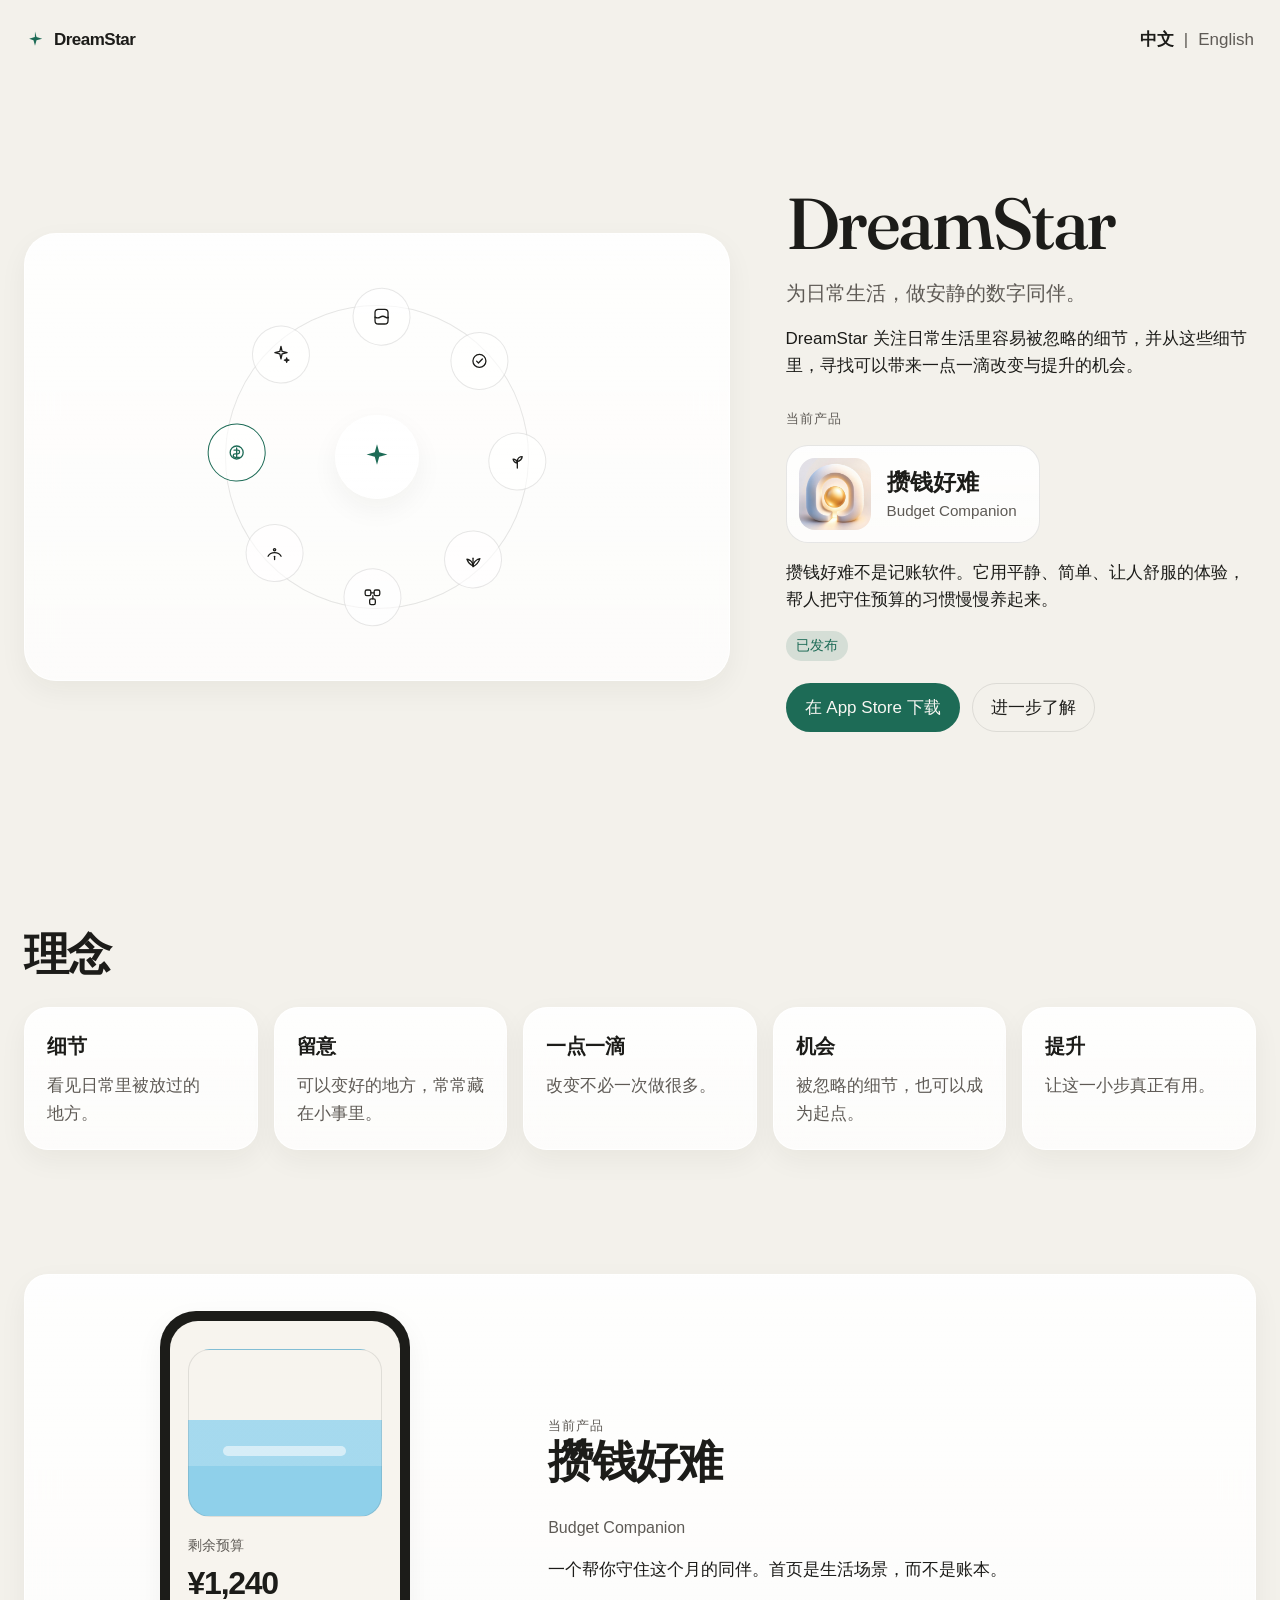
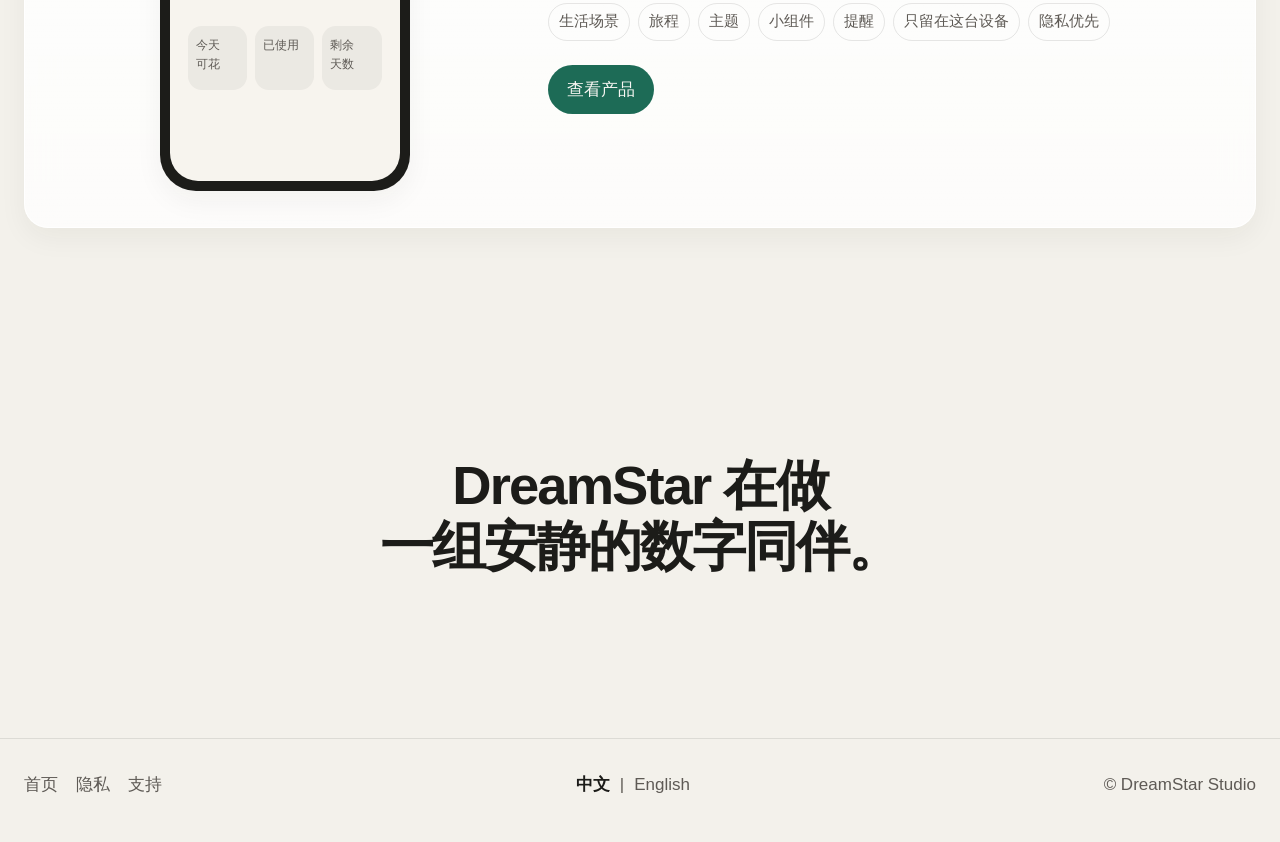
<file: index.html>
<!DOCTYPE html>
<html lang="zh-Hans">
<head>
  <meta charset="utf-8">
  <meta name="viewport" content="width=device-width, initial-scale=1">
  <title>DreamStar — 安静的数字同伴</title>
  <meta name="description" content="DreamStar Studio 为日常生活做安静的数字同伴。第一款产品是攒钱好难，一个温和的月度预算同伴。">
  <meta name="theme-color" content="#f3f1eb">
  <meta name="color-scheme" content="light dark">
  <link rel="canonical" href="https://mrdreamstar.github.io/dreamstar-website/">
  <link rel="icon" href="assets/favicon.svg" type="image/svg+xml">
  <link rel="icon" href="assets/favicon-32.png" sizes="32x32" type="image/png">
  <link rel="apple-touch-icon" href="assets/apple-touch-icon.png">
  <meta property="og:type" content="website">
  <meta property="og:site_name" content="DreamStar Studio">
  <meta property="og:title" content="DreamStar — 安静的数字同伴">
  <meta property="og:description" content="DreamStar Studio 为日常生活做安静的数字同伴。第一款产品是攒钱好难。">
  <meta property="og:url" content="https://mrdreamstar.github.io/dreamstar-website/">
  <meta property="og:locale" content="zh_CN">
  <meta property="og:image" content="https://mrdreamstar.github.io/dreamstar-website/assets/apple-touch-icon.png">
  <meta name="twitter:card" content="summary">
  <meta name="twitter:title" content="DreamStar — 安静的数字同伴">
  <meta name="twitter:description" content="DreamStar Studio 为日常生活做安静的数字同伴。第一款产品是攒钱好难。">
  <link rel="stylesheet" href="assets/css/site.css">
  <script type="application/ld+json">
  {
    "@context": "https://schema.org",
    "@graph": [
      {
        "@type": "Organization",
        "name": "DreamStar Studio",
        "url": "https://mrdreamstar.github.io/dreamstar-website/",
        "email": "dreamstarpc@163.com"
      },
      {
        "@type": "SoftwareApplication",
        "name": "攒钱好难",
        "alternateName": "Budget Companion",
        "applicationCategory": "LifestyleApplication",
        "operatingSystem": "iOS 18",
        "offers": { "@type": "Offer", "price": "0", "priceCurrency": "CNY" },
        "publisher": { "@type": "Organization", "name": "DreamStar Studio" }
      }
    ]
  }
  </script>
</head>
<body data-page="home">
  <a class="skip" href="#content" data-i18n="skip">跳到内容</a>
  <header class="site-header">
    <div class="wrap header-bar">
      <a class="wordmark" href="index.html">
        <svg viewBox="0 0 32 32" aria-hidden="true"><path d="M16 3.5l2.2 8.3L26.5 14 18.2 16.2 16 24.5l-2.2-8.3L7.5 14l8.3-2.2L16 3.5z"/></svg>
        <span>DreamStar</span>
      </a>
      <div class="lang" role="group" data-i18n-aria="lang.group" aria-label="语言">
        <button type="button" data-lang="zh" aria-pressed="true">中文</button>
        <span aria-hidden="true">|</span>
        <button type="button" data-lang="en" aria-pressed="false">English</button>
      </div>
    </div>
  </header>

  <main id="content">
    <section class="hero">
      <div class="wrap hero-grid">
        <div class="stage" data-i18n-aria="aria.wheel" aria-label="工作室的八个方向">
          <div class="orbit" id="orbit">
            <button type="button" class="node is-selected" style="--a:-90deg" data-topic="budget" data-i18n-aria="topic.budget" aria-label="预算" aria-pressed="true">
              <span class="face"><svg viewBox="0 0 32 32" aria-hidden="true"><circle cx="16" cy="16" r="8"/><path d="M16 10.5v11M12.8 13.2h4.6a2.2 2.2 0 0 1 0 4.4H14a2.2 2.2 0 0 0 0 4.4h5.4"/></svg></span>
            </button>
            <button type="button" class="node" style="--a:-45deg" data-topic="ai" data-i18n-aria="topic.ai" aria-label="安静的聪明" aria-pressed="false">
              <span class="face"><svg viewBox="0 0 32 32" aria-hidden="true"><path d="M16 6l1.4 6.2L23.5 13.6 17.4 15 16 21.2 14.6 15 8.5 13.6l6.1-1.4L16 6zM23 20l.6 2.2 2.2.6-2.2.6L23 25.6l-.6-2.2-2.2-.6 2.2-.6L23 20z"/></svg></span>
            </button>
            <button type="button" class="node" style="--a:0deg" data-topic="living" data-i18n-aria="topic.living" aria-label="生活场景" aria-pressed="false">
              <span class="face"><svg viewBox="0 0 32 32" aria-hidden="true"><rect x="8" y="7" width="16" height="18" rx="4"/><path d="M8 16.5c2.2 1.4 4.2 1.4 6.4 0s4.2-1.4 6.4 0 4.2 1.4 3.2 0"/></svg></span>
            </button>
            <button type="button" class="node" style="--a:45deg" data-topic="habit" data-i18n-aria="topic.habit" aria-label="习惯" aria-pressed="false">
              <span class="face"><svg viewBox="0 0 32 32" aria-hidden="true"><circle cx="16" cy="16" r="8"/><path d="M12.5 16.2l2.3 2.3 4.8-5"/></svg></span>
            </button>
            <button type="button" class="node" style="--a:90deg" data-topic="growth" data-i18n-aria="topic.growth" aria-label="成长" aria-pressed="false">
              <span class="face"><svg viewBox="0 0 32 32" aria-hidden="true"><path d="M16 24V14"/><path d="M16 16c0-4 3.2-6 6-6-0.4 3.2-2.4 5.2-6 6zM16 18c0-3.2-2.6-5-5.2-5 .4 2.6 2 4.2 5.2 5z"/></svg></span>
            </button>
            <button type="button" class="node" style="--a:135deg" data-topic="nature" data-i18n-aria="topic.nature" aria-label="自然" aria-pressed="false">
              <span class="face"><svg viewBox="0 0 32 32" aria-hidden="true"><path d="M16 25c0-7 6.5-9.5 8.5-10-2 6-5 8-8.5 10z"/><path d="M16 24c0-6-5.5-8-7.5-8.2 1.8 5 4.2 6.6 7.5 8.2z"/><path d="M16 14.5V24"/></svg></span>
            </button>
            <button type="button" class="node" style="--a:180deg" data-topic="technology" data-i18n-aria="topic.technology" aria-label="技术" aria-pressed="false">
              <span class="face"><svg viewBox="0 0 32 32" aria-hidden="true"><rect x="7" y="7" width="7" height="7" rx="2"/><rect x="18" y="7" width="7" height="7" rx="2"/><rect x="12.5" y="18" width="7" height="7" rx="2"/><path d="M14 10.5h4M16.5 14v4"/></svg></span>
            </button>
            <button type="button" class="node" style="--a:225deg" data-topic="future" data-i18n-aria="topic.future" aria-label="以后" aria-pressed="false">
              <span class="face"><svg viewBox="0 0 32 32" aria-hidden="true"><path d="M8 20c3.2-6 12.8-6 16 0"/><path d="M16 20v4"/><circle cx="16" cy="12" r="1.4"/></svg></span>
            </button>
          </div>
          <button type="button" class="mark" id="mark" data-i18n-aria="aria.logo" aria-label="DreamStar">
            <svg viewBox="0 0 32 32" aria-hidden="true"><path d="M16 4l2.1 7.6L25.8 13.7 18.1 15.8 16 23.4l-2.1-7.6L6.2 13.7l7.7-2.1L16 4z"/></svg>
          </button>
        </div>

        <div class="hero-copy">
          <h1 class="brand">DreamStar</h1>
          <p class="sub" data-i18n="hero.sub">为日常生活，做安静的数字同伴。</p>
          <p class="lead" data-i18n="hero.studio">DreamStar 关注日常生活里容易被忽略的细节，并从这些细节里，寻找可以带来一点一滴改变与提升的机会。</p>
          <p class="kicker" data-i18n="hero.now">当前产品</p>
          <p class="app-tag">
            <img src="assets/BudgetCompanion_icon.png" alt="" width="72" height="72">
            <span class="app-tag-name"><span class="app-name" data-i18n="app.name">攒钱好难</span><span class="app-sub" data-i18n="app.sub">Budget Companion</span></span>
          </p>
          <p class="lead" id="product-desc" data-i18n="topic.budget.body" aria-live="polite">攒钱好难不是记账软件。它用平静、简单、让人舒服的体验，帮人把守住预算的习惯慢慢养起来。</p>
          <p class="badge" data-i18n="hero.badge">已发布</p>
          <div class="actions">
            <a class="btn btn-primary" href="https://apps.apple.com" rel="noopener noreferrer" data-i18n="hero.download">在 App Store 下载</a>
            <a class="btn btn-secondary" href="#product" data-i18n="hero.learn">进一步了解</a>
          </div>
        </div>
      </div>
    </section>

    <section class="band" id="philosophy" aria-labelledby="philosophy-title">
      <div class="wrap">
        <h2 id="philosophy-title" data-i18n="philo.title">理念</h2>
        <div class="cards">
          <article class="card">
            <h3 data-i18n="philo.detail.t">细节</h3>
            <p data-i18n="philo.detail.b">看见日常里被放过的地方。</p>
          </article>
          <article class="card">
            <h3 data-i18n="philo.notice.t">留意</h3>
            <p data-i18n="philo.notice.b">可以变好的地方，常常藏在小事里。</p>
          </article>
          <article class="card">
            <h3 data-i18n="philo.bit.t">一点一滴</h3>
            <p data-i18n="philo.bit.b">改变不必一次做很多。</p>
          </article>
          <article class="card">
            <h3 data-i18n="philo.chance.t">机会</h3>
            <p data-i18n="philo.chance.b">被忽略的细节，也可以成为起点。</p>
          </article>
          <article class="card">
            <h3 data-i18n="philo.lift.t">提升</h3>
            <p data-i18n="philo.lift.b">让这一小步真正有用。</p>
          </article>
        </div>
      </div>
    </section>

    <section class="band" id="product" aria-labelledby="product-title">
      <div class="wrap">
        <article class="card showcase">
          <div class="phone" aria-hidden="true">
            <div class="phone-screen">
              <div class="jar"><span></span></div>
              <p class="phone-remain" data-i18n="phone.remain">剩余预算</p>
              <p class="phone-amount">¥1,240</p>
              <div class="phone-tiles">
                <span data-i18n="phone.today">今天可花</span>
                <span data-i18n="phone.used">已使用</span>
                <span data-i18n="phone.days">剩余天数</span>
              </div>
            </div>
          </div>
          <div>
            <p class="kicker" data-i18n="hero.now">当前产品</p>
            <h2 id="product-title" data-i18n="app.name">攒钱好难</h2>
            <p class="product-en" data-i18n="app.sub">Budget Companion</p>
            <p class="lead" data-i18n="product.lead">一个帮你守住这个月的同伴。首页是生活场景，而不是账本。</p>
            <ul class="traits">
              <li data-i18n="trait.living">生活场景</li>
              <li data-i18n="trait.journey">旅程</li>
              <li data-i18n="trait.themes">主题</li>
              <li data-i18n="trait.widgets">小组件</li>
              <li data-i18n="trait.reminders">提醒</li>
              <li data-i18n="trait.local">只留在这台设备</li>
              <li data-i18n="trait.privacy">隐私优先</li>
            </ul>
            <a class="btn btn-primary" href="https://apps.apple.com" rel="noopener noreferrer" data-i18n="product.view">查看产品</a>
          </div>
        </article>
      </div>
    </section>

    <section class="dream" aria-label="Dream">
      <div class="wrap">
        <p data-i18n="dream.a">DreamStar 在做</p>
        <p data-i18n="dream.b">一组安静的数字同伴。</p>
      </div>
    </section>
  </main>

  <footer class="site-footer">
    <div class="wrap footer-bar">
      <nav aria-label="Footer">
        <a href="index.html" data-i18n="nav.home">首页</a>
        <a href="privacy/index.html" data-i18n="nav.privacy">隐私</a>
        <a href="support/index.html" data-i18n="nav.support">支持</a>
      </nav>
      <div class="lang" role="group" data-i18n-aria="lang.group" aria-label="语言">
        <button type="button" data-lang="zh" aria-pressed="true">中文</button>
        <span aria-hidden="true">|</span>
        <button type="button" data-lang="en" aria-pressed="false">English</button>
      </div>
      <p>© DreamStar Studio</p>
    </div>
  </footer>

  <div class="egg" id="egg" hidden>
    <div>
      <p aria-hidden="true">✨</p>
      <p data-i18n="egg">继续做下去。星光还在等。</p>
    </div>
  </div>

  <script src="assets/js/i18n.js" defer></script>
  <script src="assets/js/site.js" defer></script>
</body>
</html>
</file>
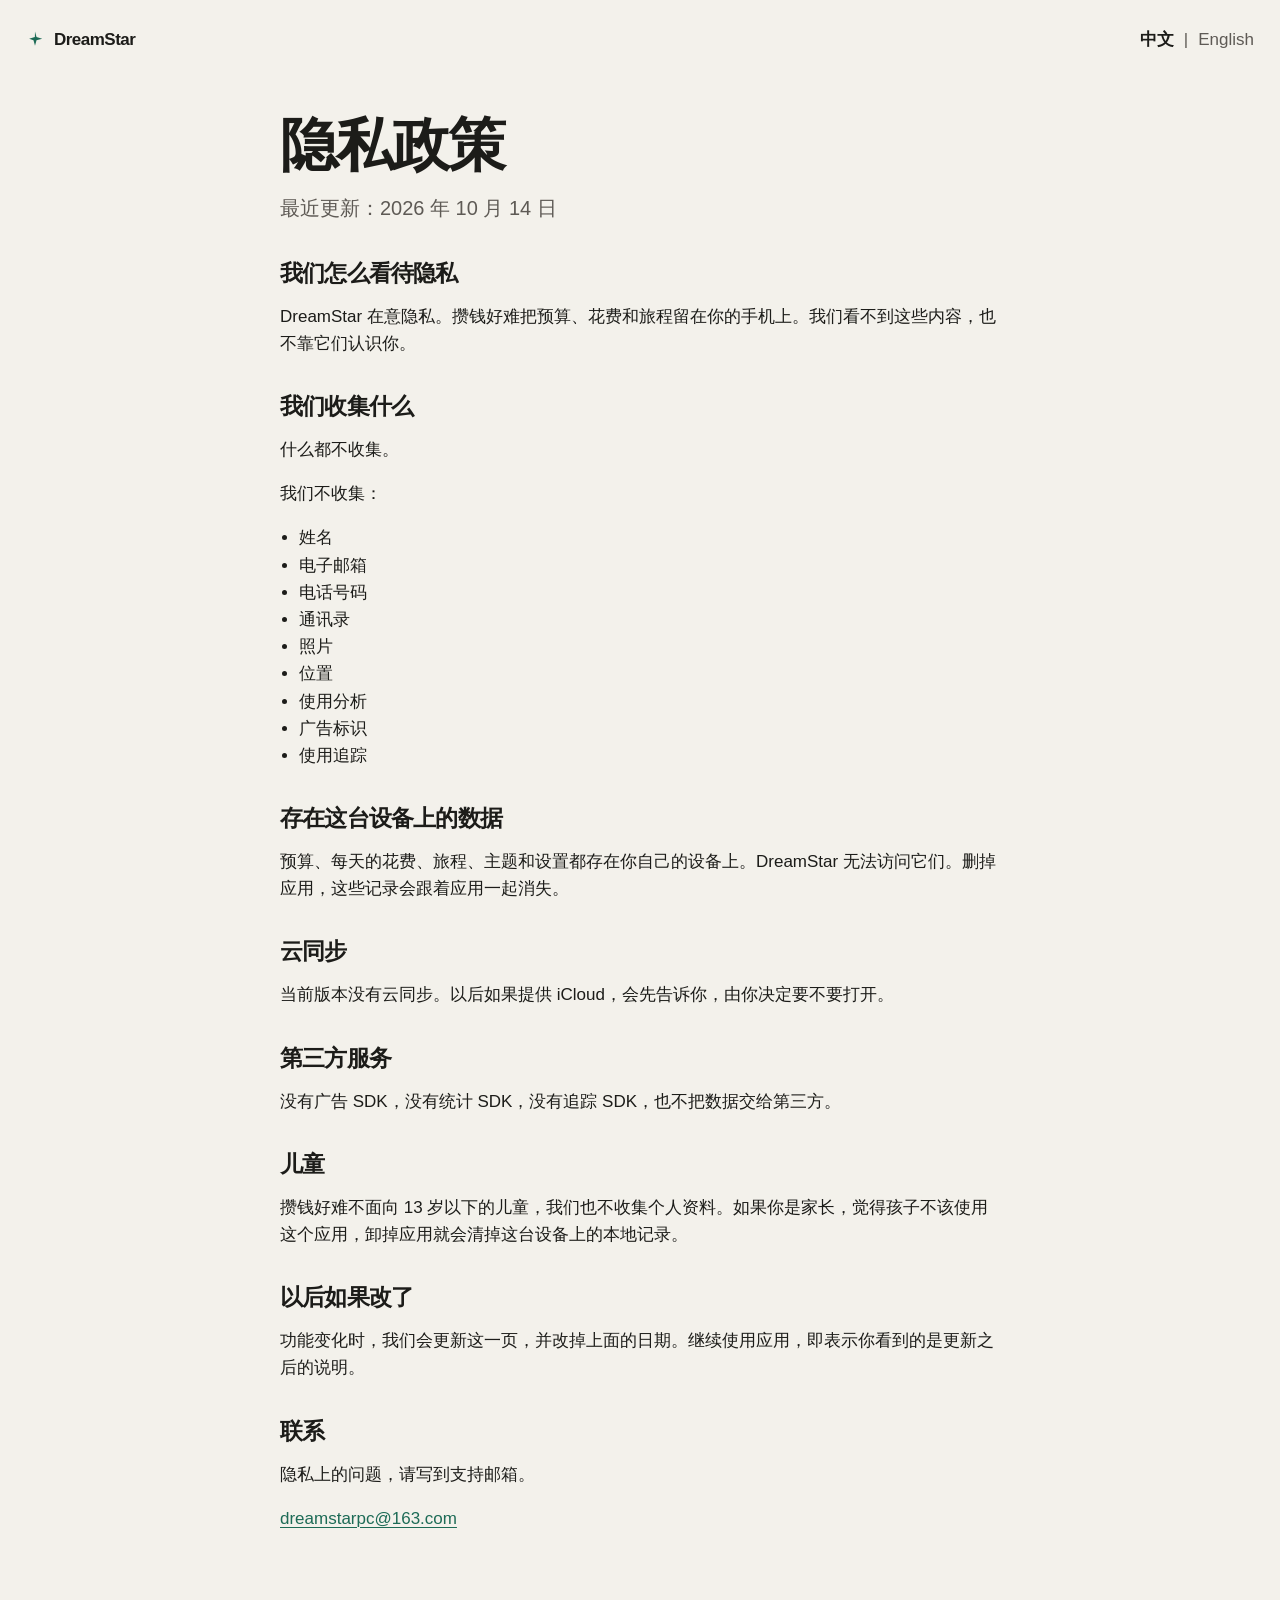
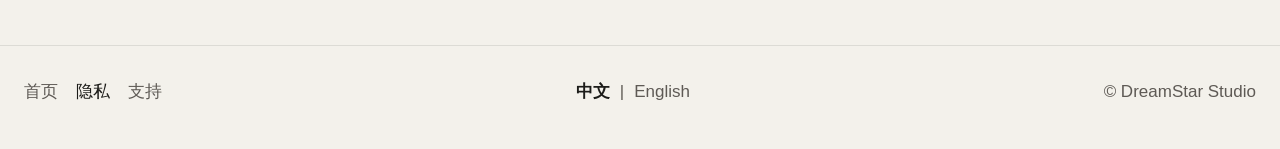
<file: privacy/index.html>
<!DOCTYPE html>
<html lang="zh-Hans">
<head>
  <meta charset="utf-8">
  <meta name="viewport" content="width=device-width, initial-scale=1">
  <title>隐私政策 — DreamStar</title>
  <meta name="description" content="攒钱好难不收集姓名、邮箱、位置或使用数据。预算和旅程只存在你的设备上。">
  <meta name="theme-color" content="#f3f1eb">
  <meta name="color-scheme" content="light dark">
  <link rel="canonical" href="https://mrdreamstar.github.io/dreamstar-website/privacy/">
  <link rel="icon" href="../assets/favicon.svg" type="image/svg+xml">
  <link rel="icon" href="../assets/favicon-32.png" sizes="32x32" type="image/png">
  <link rel="apple-touch-icon" href="../assets/apple-touch-icon.png">
  <meta property="og:type" content="article">
  <meta property="og:site_name" content="DreamStar Studio">
  <meta property="og:title" content="隐私政策 — DreamStar">
  <meta property="og:description" content="攒钱好难不收集个人数据。预算和旅程只存在你的设备上。">
  <meta property="og:url" content="https://mrdreamstar.github.io/dreamstar-website/privacy/">
  <meta property="og:locale" content="zh_CN">
  <meta name="twitter:card" content="summary">
  <meta name="twitter:title" content="隐私政策 — DreamStar">
  <meta name="twitter:description" content="攒钱好难不收集个人数据。预算和旅程只存在你的设备上。">
  <link rel="stylesheet" href="../assets/css/site.css">
</head>
<body data-page="privacy">
  <a class="skip" href="#content" data-i18n="skip">跳到内容</a>
  <header class="site-header">
    <div class="wrap header-bar">
      <a class="wordmark" href="../index.html">
        <svg viewBox="0 0 32 32" aria-hidden="true"><path d="M16 3.5l2.2 8.3L26.5 14 18.2 16.2 16 24.5l-2.2-8.3L7.5 14l8.3-2.2L16 3.5z"/></svg>
        <span>DreamStar</span>
      </a>
      <div class="lang" role="group" data-i18n-aria="lang.group" aria-label="语言">
        <button type="button" data-lang="zh" aria-pressed="true">中文</button>
        <span aria-hidden="true">|</span>
        <button type="button" data-lang="en" aria-pressed="false">English</button>
      </div>
    </div>
  </header>

  <main id="content" class="prose">
    <div class="wrap narrow">
      <h1 data-i18n="privacy.heading">隐私政策</h1>
      <p class="sub" data-i18n="privacy.updated">最近更新：2026 年 10 月 14 日</p>

      <section>
        <h2 data-i18n="privacy.h.intro">我们怎么看待隐私</h2>
        <p data-i18n="privacy.intro">DreamStar 在意隐私。攒钱好难把预算、花费和旅程留在你的手机上。我们看不到这些内容，也不靠它们认识你。</p>
      </section>

      <section>
        <h2 data-i18n="privacy.h.collect">我们收集什么</h2>
        <p data-i18n="privacy.collect">什么都不收集。</p>
        <p data-i18n="privacy.collect.no">我们不收集：</p>
        <ul>
          <li data-i18n="privacy.item.name">姓名</li>
          <li data-i18n="privacy.item.email">电子邮箱</li>
          <li data-i18n="privacy.item.phone">电话号码</li>
          <li data-i18n="privacy.item.contacts">通讯录</li>
          <li data-i18n="privacy.item.photos">照片</li>
          <li data-i18n="privacy.item.location">位置</li>
          <li data-i18n="privacy.item.analytics">使用分析</li>
          <li data-i18n="privacy.item.adid">广告标识</li>
          <li data-i18n="privacy.item.tracking">使用追踪</li>
        </ul>
      </section>

      <section>
        <h2 data-i18n="privacy.h.local">存在这台设备上的数据</h2>
        <p data-i18n="privacy.local">预算、每天的花费、旅程、主题和设置都存在你自己的设备上。DreamStar 无法访问它们。删掉应用，这些记录会跟着应用一起消失。</p>
      </section>

      <section>
        <h2 data-i18n="privacy.h.cloud">云同步</h2>
        <p data-i18n="privacy.cloud">当前版本没有云同步。以后如果提供 iCloud，会先告诉你，由你决定要不要打开。</p>
      </section>

      <section>
        <h2 data-i18n="privacy.h.third">第三方服务</h2>
        <p data-i18n="privacy.third">没有广告 SDK，没有统计 SDK，没有追踪 SDK，也不把数据交给第三方。</p>
      </section>

      <section>
        <h2 data-i18n="privacy.h.children">儿童</h2>
        <p data-i18n="privacy.children">攒钱好难不面向 13 岁以下的儿童，我们也不收集个人资料。如果你是家长，觉得孩子不该使用这个应用，卸掉应用就会清掉这台设备上的本地记录。</p>
      </section>

      <section>
        <h2 data-i18n="privacy.h.changes">以后如果改了</h2>
        <p data-i18n="privacy.changes">功能变化时，我们会更新这一页，并改掉上面的日期。继续使用应用，即表示你看到的是更新之后的说明。</p>
      </section>

      <section>
        <h2 data-i18n="privacy.h.contact">联系</h2>
        <p data-i18n="privacy.contact">隐私上的问题，请写到支持邮箱。</p>
        <p><a href="mailto:dreamstarpc@163.com">dreamstarpc@163.com</a></p>
      </section>
    </div>
  </main>

  <footer class="site-footer">
    <div class="wrap footer-bar">
      <nav aria-label="Footer">
        <a href="../index.html" data-i18n="nav.home">首页</a>
        <a href="index.html" data-i18n="nav.privacy" aria-current="page">隐私</a>
        <a href="../support/index.html" data-i18n="nav.support">支持</a>
      </nav>
      <div class="lang" role="group" data-i18n-aria="lang.group" aria-label="语言">
        <button type="button" data-lang="zh" aria-pressed="true">中文</button>
        <span aria-hidden="true">|</span>
        <button type="button" data-lang="en" aria-pressed="false">English</button>
      </div>
      <p>© DreamStar Studio</p>
    </div>
  </footer>

  <div class="egg" id="egg" hidden>
    <div>
      <p aria-hidden="true">✨</p>
      <p data-i18n="egg">继续做下去。星光还在等。</p>
    </div>
  </div>

  <script src="../assets/js/i18n.js" defer></script>
  <script src="../assets/js/site.js" defer></script>
</body>
</html>
</file>
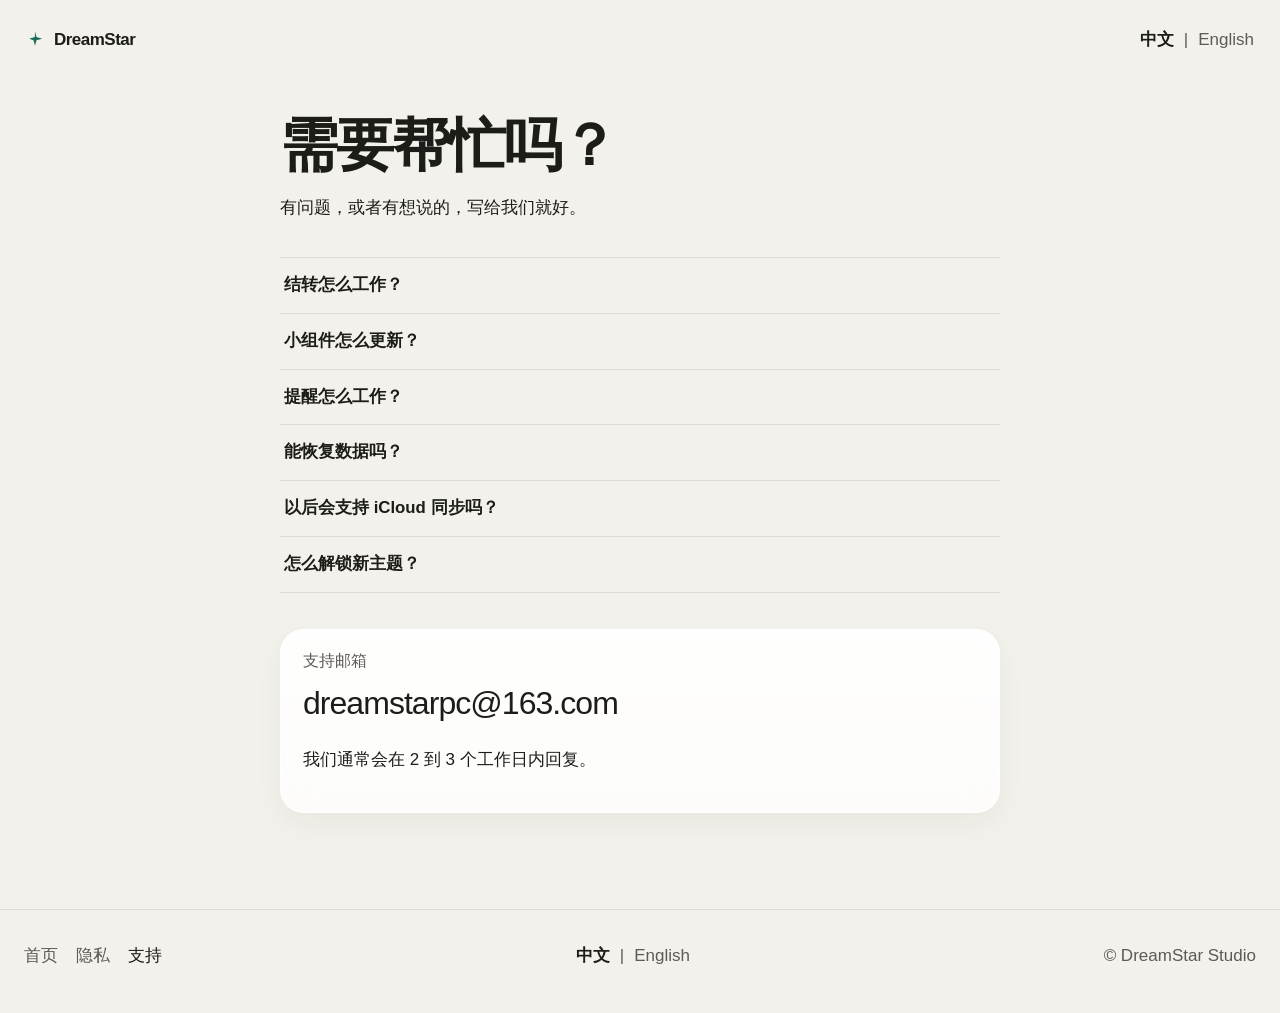
<file: support/index.html>
<!DOCTYPE html>
<html lang="zh-Hans">
<head>
  <meta charset="utf-8">
  <meta name="viewport" content="width=device-width, initial-scale=1">
  <title>支持 — DreamStar</title>
  <meta name="description" content="攒钱好难的结转、小组件、提醒、主题解锁，以及怎么联系 DreamStar。">
  <meta name="theme-color" content="#f3f1eb">
  <meta name="color-scheme" content="light dark">
  <link rel="canonical" href="https://mrdreamstar.github.io/dreamstar-website/support/">
  <link rel="icon" href="../assets/favicon.svg" type="image/svg+xml">
  <link rel="icon" href="../assets/favicon-32.png" sizes="32x32" type="image/png">
  <link rel="apple-touch-icon" href="../assets/apple-touch-icon.png">
  <meta property="og:type" content="website">
  <meta property="og:site_name" content="DreamStar Studio">
  <meta property="og:title" content="支持 — DreamStar">
  <meta property="og:description" content="攒钱好难的常见问题和联系方式。">
  <meta property="og:url" content="https://mrdreamstar.github.io/dreamstar-website/support/">
  <meta property="og:locale" content="zh_CN">
  <meta name="twitter:card" content="summary">
  <meta name="twitter:title" content="支持 — DreamStar">
  <meta name="twitter:description" content="攒钱好难的常见问题和联系方式。">
  <link rel="stylesheet" href="../assets/css/site.css">
</head>
<body data-page="support">
  <a class="skip" href="#content" data-i18n="skip">跳到内容</a>
  <header class="site-header">
    <div class="wrap header-bar">
      <a class="wordmark" href="../index.html">
        <svg viewBox="0 0 32 32" aria-hidden="true"><path d="M16 3.5l2.2 8.3L26.5 14 18.2 16.2 16 24.5l-2.2-8.3L7.5 14l8.3-2.2L16 3.5z"/></svg>
        <span>DreamStar</span>
      </a>
      <div class="lang" role="group" data-i18n-aria="lang.group" aria-label="语言">
        <button type="button" data-lang="zh" aria-pressed="true">中文</button>
        <span aria-hidden="true">|</span>
        <button type="button" data-lang="en" aria-pressed="false">English</button>
      </div>
    </div>
  </header>

  <main id="content" class="prose">
    <div class="wrap narrow">
      <h1 data-i18n="support.heading">需要帮忙吗？</h1>
      <p class="lead" data-i18n="support.lead">有问题，或者有想说的，写给我们就好。</p>

      <div class="faq">
        <div class="faq-item">
          <h2><button type="button" aria-expanded="false" aria-controls="faq-carry" id="faq-carry-btn" data-i18n="faq.carry.q">结转怎么工作？</button></h2>
          <div class="drawer" id="faq-carry" role="region" aria-labelledby="faq-carry-btn">
            <div><p data-i18n="faq.carry.a">在设置里打开「结转」之后，这个月没花完的钱会加进下个月的可用预算。如果这个月超了，没有剩余，就不会结转。结转默认是关闭的。</p></div>
          </div>
        </div>
        <div class="faq-item">
          <h2><button type="button" aria-expanded="false" aria-controls="faq-widget" id="faq-widget-btn" data-i18n="faq.widget.q">小组件怎么更新？</button></h2>
          <div class="drawer" id="faq-widget" role="region" aria-labelledby="faq-widget-btn">
            <div><p data-i18n="faq.widget.a">记账、修改预算或更换主题之后，打开应用就会刷新小组件。每天零点它会再加载一次：新的一天会把「今日已花费」归零；到了下个月，旧数字不再当作这个月的预算，而是提示你打开应用。点小组件会打开攒钱好难。</p></div>
          </div>
        </div>
        <div class="faq-item">
          <h2><button type="button" aria-expanded="false" aria-controls="faq-reminder" id="faq-reminder-btn" data-i18n="faq.reminder.q">提醒怎么工作？</button></h2>
          <div class="drawer" id="faq-reminder" role="region" aria-labelledby="faq-reminder-btn">
            <div><p data-i18n="faq.reminder.a">提醒默认关闭。你在设置里打开，并允许通知之后，它会在你选的时间响，默认是晚上 10 点。如果今天已经记过账，这一天就不会再提醒。</p></div>
          </div>
        </div>
        <div class="faq-item">
          <h2><button type="button" aria-expanded="false" aria-controls="faq-restore" id="faq-restore-btn" data-i18n="faq.restore.q">能恢复数据吗？</button></h2>
          <div class="drawer" id="faq-restore" role="region" aria-labelledby="faq-restore-btn">
            <div><p data-i18n="faq.restore.a">不能。预算、花费和旅程只存在这台设备上，没有账号，也没有云备份。删掉应用，这些记录就没有了。</p></div>
          </div>
        </div>
        <div class="faq-item">
          <h2><button type="button" aria-expanded="false" aria-controls="faq-icloud" id="faq-icloud-btn" data-i18n="faq.icloud.q">以后会支持 iCloud 同步吗？</button></h2>
          <div class="drawer" id="faq-icloud" role="region" aria-labelledby="faq-icloud-btn">
            <div><p data-i18n="faq.icloud.a">当前版本没有。如果以后加上，会先告诉你，并由你决定要不要打开。</p></div>
          </div>
        </div>
        <div class="faq-item">
          <h2><button type="button" aria-expanded="false" aria-controls="faq-theme" id="faq-theme-btn" data-i18n="faq.theme.q">怎么解锁新主题？</button></h2>
          <div class="drawer" id="faq-theme" role="region" aria-labelledby="faq-theme-btn">
            <div><p data-i18n="faq.theme.a">守住一个月的预算，旅程加一。没守住则不加。玻璃罐和能量条一开始就能用。树需要 1 个成功月，灯塔 3 个，山 6 个，日出 12 个。</p></div>
          </div>
        </div>
      </div>

      <article class="card contact">
        <h2 data-i18n="support.emailLabel">支持邮箱</h2>
        <p class="mail"><a href="mailto:dreamstarpc@163.com">dreamstarpc@163.com</a></p>
        <p data-i18n="support.reply">我们通常会在 2 到 3 个工作日内回复。</p>
      </article>
    </div>
  </main>

  <footer class="site-footer">
    <div class="wrap footer-bar">
      <nav aria-label="Footer">
        <a href="../index.html" data-i18n="nav.home">首页</a>
        <a href="../privacy/index.html" data-i18n="nav.privacy">隐私</a>
        <a href="index.html" data-i18n="nav.support" aria-current="page">支持</a>
      </nav>
      <div class="lang" role="group" data-i18n-aria="lang.group" aria-label="语言">
        <button type="button" data-lang="zh" aria-pressed="true">中文</button>
        <span aria-hidden="true">|</span>
        <button type="button" data-lang="en" aria-pressed="false">English</button>
      </div>
      <p>© DreamStar Studio</p>
    </div>
  </footer>

  <div class="egg" id="egg" hidden>
    <div>
      <p aria-hidden="true">✨</p>
      <p data-i18n="egg">继续做下去。星光还在等。</p>
    </div>
  </div>

  <script src="../assets/js/i18n.js" defer></script>
  <script src="../assets/js/site.js" defer></script>
</body>
</html>
</file>
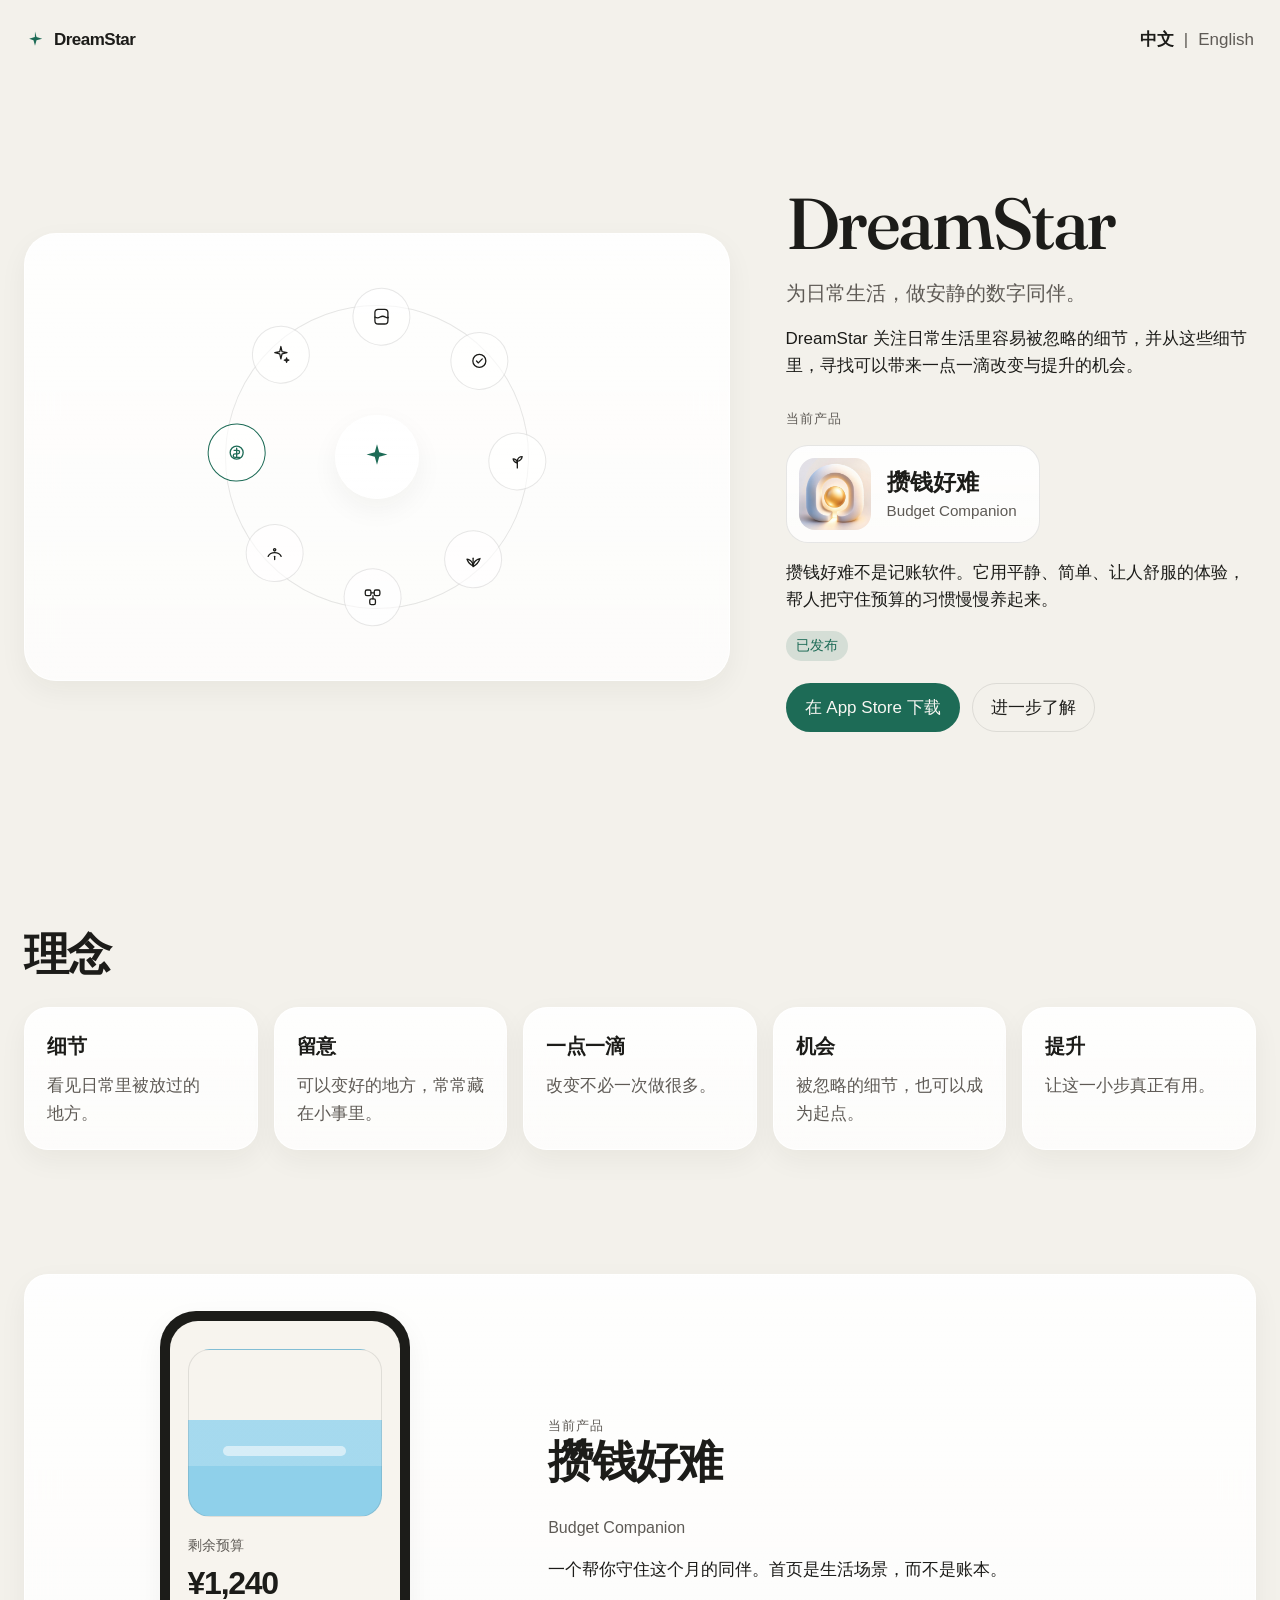
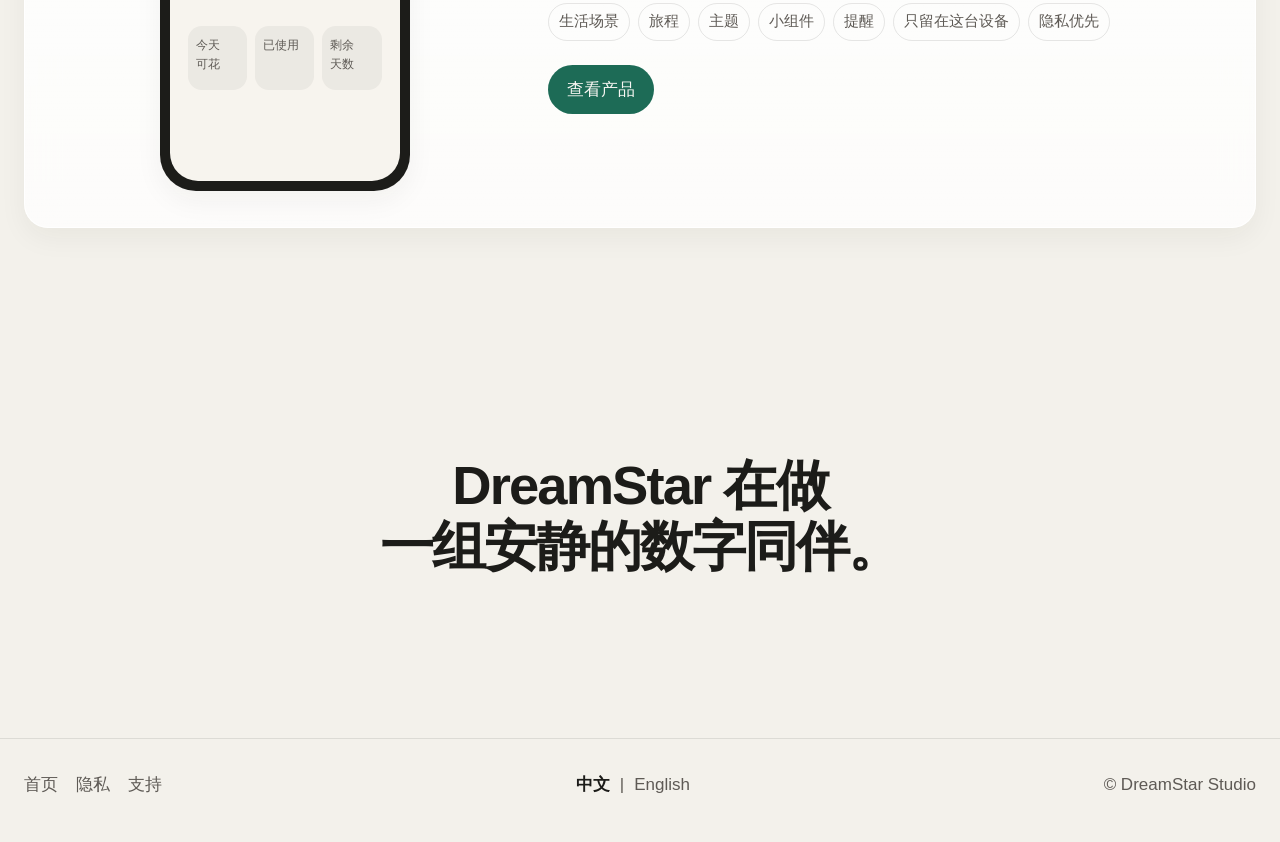
<file: web/index.html>
<!DOCTYPE html>
<html lang="zh-Hans">
<head>
  <meta charset="utf-8">
  <meta name="viewport" content="width=device-width, initial-scale=1">
  <title>DreamStar — 安静的数字同伴</title>
  <meta name="description" content="DreamStar Studio 为日常生活做安静的数字同伴。第一款产品是攒钱好难，一个温和的月度预算同伴。">
  <meta name="theme-color" content="#f3f1eb">
  <meta name="color-scheme" content="light dark">
  <link rel="canonical" href="https://yourdomain.com/">
  <link rel="icon" href="assets/favicon.svg" type="image/svg+xml">
  <link rel="icon" href="assets/favicon-32.png" sizes="32x32" type="image/png">
  <link rel="apple-touch-icon" href="assets/apple-touch-icon.png">
  <meta property="og:type" content="website">
  <meta property="og:site_name" content="DreamStar Studio">
  <meta property="og:title" content="DreamStar — 安静的数字同伴">
  <meta property="og:description" content="DreamStar Studio 为日常生活做安静的数字同伴。第一款产品是攒钱好难。">
  <meta property="og:url" content="https://yourdomain.com/">
  <meta property="og:locale" content="zh_CN">
  <meta property="og:image" content="https://yourdomain.com/assets/apple-touch-icon.png">
  <meta name="twitter:card" content="summary">
  <meta name="twitter:title" content="DreamStar — 安静的数字同伴">
  <meta name="twitter:description" content="DreamStar Studio 为日常生活做安静的数字同伴。第一款产品是攒钱好难。">
  <link rel="stylesheet" href="assets/css/site.css">
  <script type="application/ld+json">
  {
    "@context": "https://schema.org",
    "@graph": [
      {
        "@type": "Organization",
        "name": "DreamStar Studio",
        "url": "https://yourdomain.com/",
        "email": "dreamstarpc@163.com"
      },
      {
        "@type": "SoftwareApplication",
        "name": "攒钱好难",
        "alternateName": "Budget Companion",
        "applicationCategory": "LifestyleApplication",
        "operatingSystem": "iOS 18",
        "offers": { "@type": "Offer", "price": "0", "priceCurrency": "CNY" },
        "publisher": { "@type": "Organization", "name": "DreamStar Studio" }
      }
    ]
  }
  </script>
</head>
<body data-page="home">
  <a class="skip" href="#content" data-i18n="skip">跳到内容</a>
  <header class="site-header">
    <div class="wrap header-bar">
      <a class="wordmark" href="index.html">
        <svg viewBox="0 0 32 32" aria-hidden="true"><path d="M16 3.5l2.2 8.3L26.5 14 18.2 16.2 16 24.5l-2.2-8.3L7.5 14l8.3-2.2L16 3.5z"/></svg>
        <span>DreamStar</span>
      </a>
      <div class="lang" role="group" data-i18n-aria="lang.group" aria-label="语言">
        <button type="button" data-lang="zh" aria-pressed="true">中文</button>
        <span aria-hidden="true">|</span>
        <button type="button" data-lang="en" aria-pressed="false">English</button>
      </div>
    </div>
  </header>

  <main id="content">
    <section class="hero">
      <div class="wrap hero-grid">
        <div class="stage" data-i18n-aria="aria.wheel" aria-label="工作室的八个方向">
          <div class="orbit" id="orbit">
            <button type="button" class="node is-selected" style="--a:-90deg" data-topic="budget" data-i18n-aria="topic.budget" aria-label="预算" aria-pressed="true">
              <span class="face"><svg viewBox="0 0 32 32" aria-hidden="true"><circle cx="16" cy="16" r="8"/><path d="M16 10.5v11M12.8 13.2h4.6a2.2 2.2 0 0 1 0 4.4H14a2.2 2.2 0 0 0 0 4.4h5.4"/></svg></span>
            </button>
            <button type="button" class="node" style="--a:-45deg" data-topic="ai" data-i18n-aria="topic.ai" aria-label="安静的聪明" aria-pressed="false">
              <span class="face"><svg viewBox="0 0 32 32" aria-hidden="true"><path d="M16 6l1.4 6.2L23.5 13.6 17.4 15 16 21.2 14.6 15 8.5 13.6l6.1-1.4L16 6zM23 20l.6 2.2 2.2.6-2.2.6L23 25.6l-.6-2.2-2.2-.6 2.2-.6L23 20z"/></svg></span>
            </button>
            <button type="button" class="node" style="--a:0deg" data-topic="living" data-i18n-aria="topic.living" aria-label="生活场景" aria-pressed="false">
              <span class="face"><svg viewBox="0 0 32 32" aria-hidden="true"><rect x="8" y="7" width="16" height="18" rx="4"/><path d="M8 16.5c2.2 1.4 4.2 1.4 6.4 0s4.2-1.4 6.4 0 4.2 1.4 3.2 0"/></svg></span>
            </button>
            <button type="button" class="node" style="--a:45deg" data-topic="habit" data-i18n-aria="topic.habit" aria-label="习惯" aria-pressed="false">
              <span class="face"><svg viewBox="0 0 32 32" aria-hidden="true"><circle cx="16" cy="16" r="8"/><path d="M12.5 16.2l2.3 2.3 4.8-5"/></svg></span>
            </button>
            <button type="button" class="node" style="--a:90deg" data-topic="growth" data-i18n-aria="topic.growth" aria-label="成长" aria-pressed="false">
              <span class="face"><svg viewBox="0 0 32 32" aria-hidden="true"><path d="M16 24V14"/><path d="M16 16c0-4 3.2-6 6-6-0.4 3.2-2.4 5.2-6 6zM16 18c0-3.2-2.6-5-5.2-5 .4 2.6 2 4.2 5.2 5z"/></svg></span>
            </button>
            <button type="button" class="node" style="--a:135deg" data-topic="nature" data-i18n-aria="topic.nature" aria-label="自然" aria-pressed="false">
              <span class="face"><svg viewBox="0 0 32 32" aria-hidden="true"><path d="M16 25c0-7 6.5-9.5 8.5-10-2 6-5 8-8.5 10z"/><path d="M16 24c0-6-5.5-8-7.5-8.2 1.8 5 4.2 6.6 7.5 8.2z"/><path d="M16 14.5V24"/></svg></span>
            </button>
            <button type="button" class="node" style="--a:180deg" data-topic="technology" data-i18n-aria="topic.technology" aria-label="技术" aria-pressed="false">
              <span class="face"><svg viewBox="0 0 32 32" aria-hidden="true"><rect x="7" y="7" width="7" height="7" rx="2"/><rect x="18" y="7" width="7" height="7" rx="2"/><rect x="12.5" y="18" width="7" height="7" rx="2"/><path d="M14 10.5h4M16.5 14v4"/></svg></span>
            </button>
            <button type="button" class="node" style="--a:225deg" data-topic="future" data-i18n-aria="topic.future" aria-label="以后" aria-pressed="false">
              <span class="face"><svg viewBox="0 0 32 32" aria-hidden="true"><path d="M8 20c3.2-6 12.8-6 16 0"/><path d="M16 20v4"/><circle cx="16" cy="12" r="1.4"/></svg></span>
            </button>
          </div>
          <button type="button" class="mark" id="mark" data-i18n-aria="aria.logo" aria-label="DreamStar">
            <svg viewBox="0 0 32 32" aria-hidden="true"><path d="M16 4l2.1 7.6L25.8 13.7 18.1 15.8 16 23.4l-2.1-7.6L6.2 13.7l7.7-2.1L16 4z"/></svg>
          </button>
        </div>

        <div class="hero-copy">
          <h1 class="brand">DreamStar</h1>
          <p class="sub" data-i18n="hero.sub">为日常生活，做安静的数字同伴。</p>
          <p class="lead" data-i18n="hero.studio">DreamStar 关注日常生活里容易被忽略的细节，并从这些细节里，寻找可以带来一点一滴改变与提升的机会。</p>
          <p class="kicker" data-i18n="hero.now">当前产品</p>
          <p class="app-tag">
            <img src="assets/BudgetCompanion_icon.png" alt="" width="72" height="72">
            <span class="app-tag-name"><span class="app-name" data-i18n="app.name">攒钱好难</span><span class="app-sub" data-i18n="app.sub">Budget Companion</span></span>
          </p>
          <p class="lead" id="product-desc" data-i18n="topic.budget.body" aria-live="polite">攒钱好难不是记账软件。它用平静、简单、让人舒服的体验，帮人把守住预算的习惯慢慢养起来。</p>
          <p class="badge" data-i18n="hero.badge">已发布</p>
          <div class="actions">
            <a class="btn btn-primary" href="https://apps.apple.com" rel="noopener noreferrer" data-i18n="hero.download">在 App Store 下载</a>
            <a class="btn btn-secondary" href="#product" data-i18n="hero.learn">进一步了解</a>
          </div>
        </div>
      </div>
    </section>

    <section class="band" id="philosophy" aria-labelledby="philosophy-title">
      <div class="wrap">
        <h2 id="philosophy-title" data-i18n="philo.title">理念</h2>
        <div class="cards">
          <article class="card">
            <h3 data-i18n="philo.detail.t">细节</h3>
            <p data-i18n="philo.detail.b">看见日常里被放过的地方。</p>
          </article>
          <article class="card">
            <h3 data-i18n="philo.notice.t">留意</h3>
            <p data-i18n="philo.notice.b">可以变好的地方，常常藏在小事里。</p>
          </article>
          <article class="card">
            <h3 data-i18n="philo.bit.t">一点一滴</h3>
            <p data-i18n="philo.bit.b">改变不必一次做很多。</p>
          </article>
          <article class="card">
            <h3 data-i18n="philo.chance.t">机会</h3>
            <p data-i18n="philo.chance.b">被忽略的细节，也可以成为起点。</p>
          </article>
          <article class="card">
            <h3 data-i18n="philo.lift.t">提升</h3>
            <p data-i18n="philo.lift.b">让这一小步真正有用。</p>
          </article>
        </div>
      </div>
    </section>

    <section class="band" id="product" aria-labelledby="product-title">
      <div class="wrap">
        <article class="card showcase">
          <div class="phone" aria-hidden="true">
            <div class="phone-screen">
              <div class="jar"><span></span></div>
              <p class="phone-remain" data-i18n="phone.remain">剩余预算</p>
              <p class="phone-amount">¥1,240</p>
              <div class="phone-tiles">
                <span data-i18n="phone.today">今天可花</span>
                <span data-i18n="phone.used">已使用</span>
                <span data-i18n="phone.days">剩余天数</span>
              </div>
            </div>
          </div>
          <div>
            <p class="kicker" data-i18n="hero.now">当前产品</p>
            <h2 id="product-title" data-i18n="app.name">攒钱好难</h2>
            <p class="product-en" data-i18n="app.sub">Budget Companion</p>
            <p class="lead" data-i18n="product.lead">一个帮你守住这个月的同伴。首页是生活场景，而不是账本。</p>
            <ul class="traits">
              <li data-i18n="trait.living">生活场景</li>
              <li data-i18n="trait.journey">旅程</li>
              <li data-i18n="trait.themes">主题</li>
              <li data-i18n="trait.widgets">小组件</li>
              <li data-i18n="trait.reminders">提醒</li>
              <li data-i18n="trait.local">只留在这台设备</li>
              <li data-i18n="trait.privacy">隐私优先</li>
            </ul>
            <a class="btn btn-primary" href="https://apps.apple.com" rel="noopener noreferrer" data-i18n="product.view">查看产品</a>
          </div>
        </article>
      </div>
    </section>

    <section class="dream" aria-label="Dream">
      <div class="wrap">
        <p data-i18n="dream.a">DreamStar 在做</p>
        <p data-i18n="dream.b">一组安静的数字同伴。</p>
      </div>
    </section>
  </main>

  <footer class="site-footer">
    <div class="wrap footer-bar">
      <nav aria-label="Footer">
        <a href="index.html" data-i18n="nav.home">首页</a>
        <a href="privacy/index.html" data-i18n="nav.privacy">隐私</a>
        <a href="support/index.html" data-i18n="nav.support">支持</a>
      </nav>
      <div class="lang" role="group" data-i18n-aria="lang.group" aria-label="语言">
        <button type="button" data-lang="zh" aria-pressed="true">中文</button>
        <span aria-hidden="true">|</span>
        <button type="button" data-lang="en" aria-pressed="false">English</button>
      </div>
      <p>© DreamStar Studio</p>
    </div>
  </footer>

  <div class="egg" id="egg" hidden>
    <div>
      <p aria-hidden="true">✨</p>
      <p data-i18n="egg">继续做下去。星光还在等。</p>
    </div>
  </div>

  <script src="assets/js/i18n.js" defer></script>
  <script src="assets/js/site.js" defer></script>
</body>
</html>
</file>
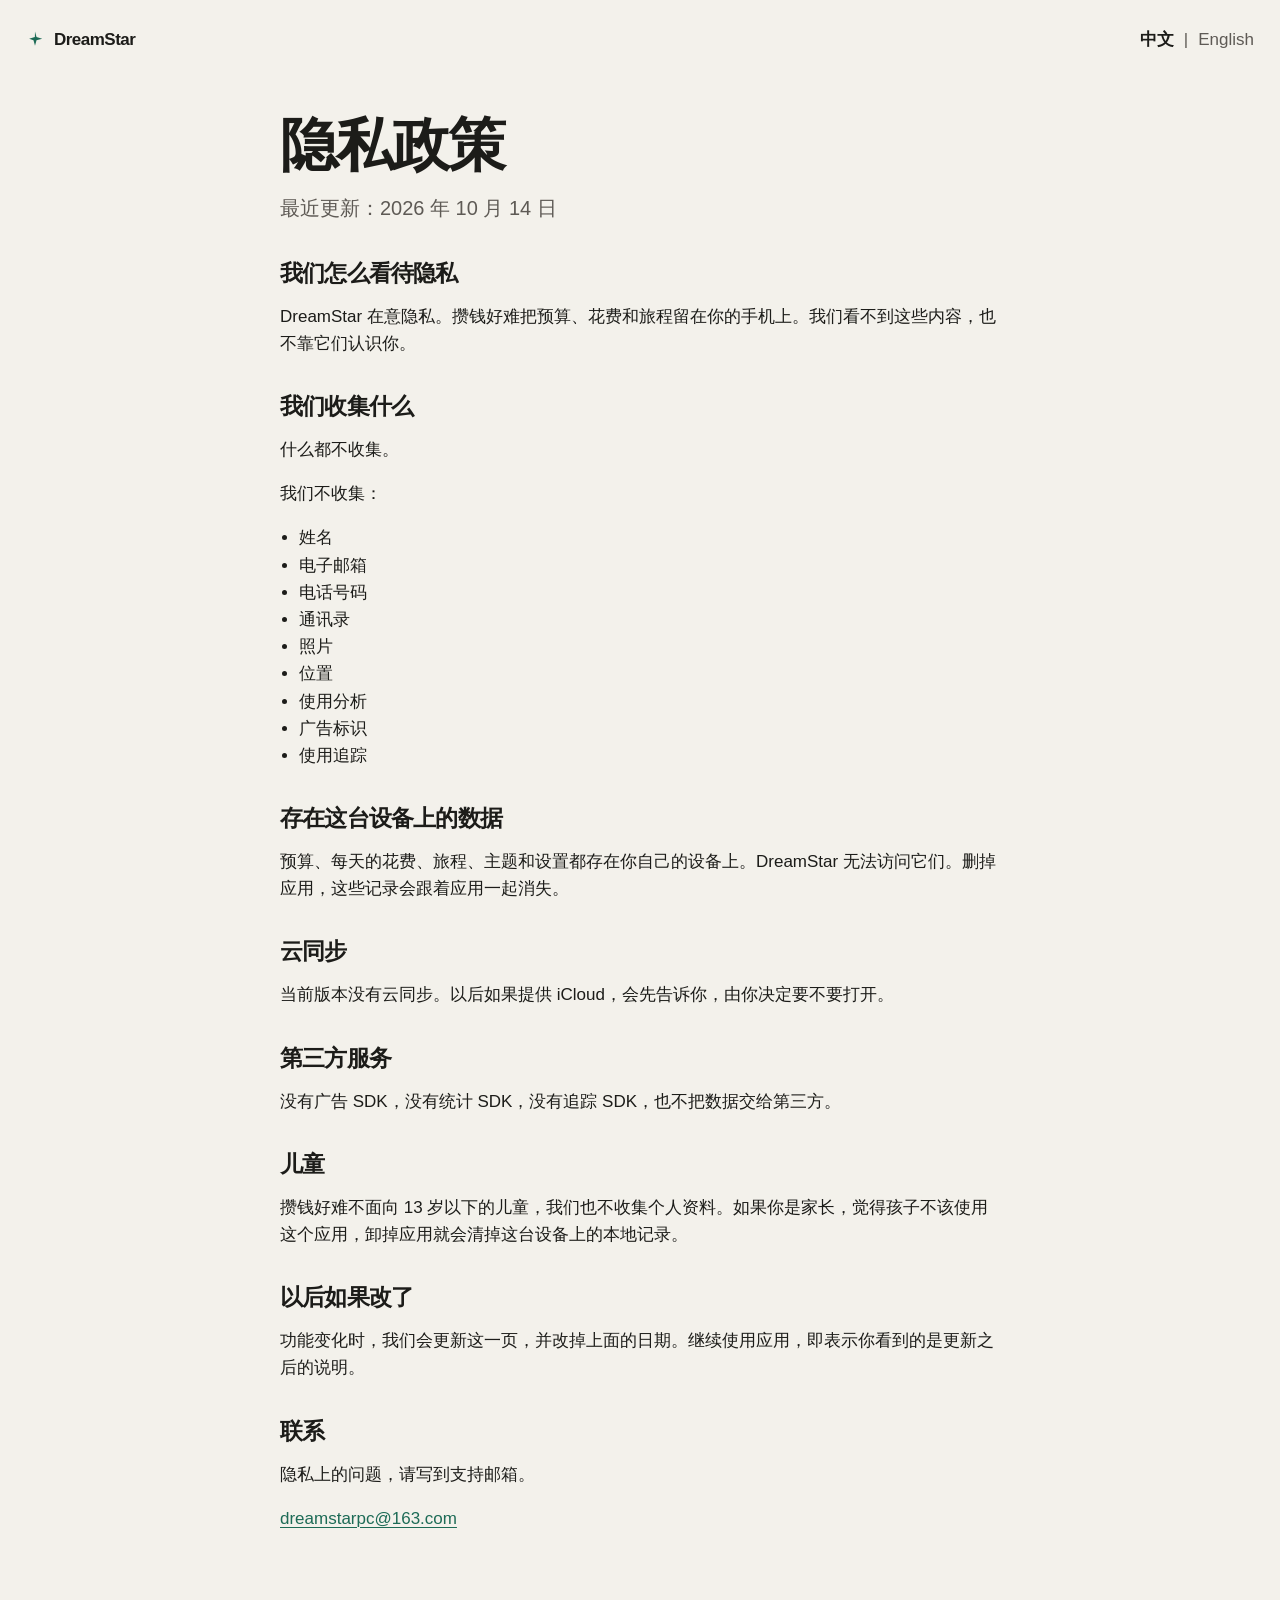
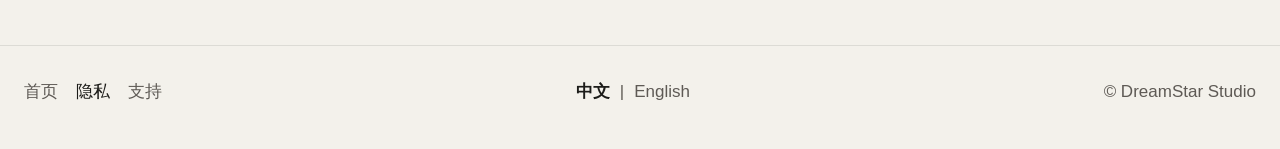
<file: web/privacy/index.html>
<!DOCTYPE html>
<html lang="zh-Hans">
<head>
  <meta charset="utf-8">
  <meta name="viewport" content="width=device-width, initial-scale=1">
  <title>隐私政策 — DreamStar</title>
  <meta name="description" content="攒钱好难不收集姓名、邮箱、位置或使用数据。预算和旅程只存在你的设备上。">
  <meta name="theme-color" content="#f3f1eb">
  <meta name="color-scheme" content="light dark">
  <link rel="canonical" href="https://yourdomain.com/privacy">
  <link rel="icon" href="../assets/favicon.svg" type="image/svg+xml">
  <link rel="icon" href="../assets/favicon-32.png" sizes="32x32" type="image/png">
  <link rel="apple-touch-icon" href="../assets/apple-touch-icon.png">
  <meta property="og:type" content="article">
  <meta property="og:site_name" content="DreamStar Studio">
  <meta property="og:title" content="隐私政策 — DreamStar">
  <meta property="og:description" content="攒钱好难不收集个人数据。预算和旅程只存在你的设备上。">
  <meta property="og:url" content="https://yourdomain.com/privacy">
  <meta property="og:locale" content="zh_CN">
  <meta name="twitter:card" content="summary">
  <meta name="twitter:title" content="隐私政策 — DreamStar">
  <meta name="twitter:description" content="攒钱好难不收集个人数据。预算和旅程只存在你的设备上。">
  <link rel="stylesheet" href="../assets/css/site.css">
</head>
<body data-page="privacy">
  <a class="skip" href="#content" data-i18n="skip">跳到内容</a>
  <header class="site-header">
    <div class="wrap header-bar">
      <a class="wordmark" href="../index.html">
        <svg viewBox="0 0 32 32" aria-hidden="true"><path d="M16 3.5l2.2 8.3L26.5 14 18.2 16.2 16 24.5l-2.2-8.3L7.5 14l8.3-2.2L16 3.5z"/></svg>
        <span>DreamStar</span>
      </a>
      <div class="lang" role="group" data-i18n-aria="lang.group" aria-label="语言">
        <button type="button" data-lang="zh" aria-pressed="true">中文</button>
        <span aria-hidden="true">|</span>
        <button type="button" data-lang="en" aria-pressed="false">English</button>
      </div>
    </div>
  </header>

  <main id="content" class="prose">
    <div class="wrap narrow">
      <h1 data-i18n="privacy.heading">隐私政策</h1>
      <p class="sub" data-i18n="privacy.updated">最近更新：2026 年 10 月 14 日</p>

      <section>
        <h2 data-i18n="privacy.h.intro">我们怎么看待隐私</h2>
        <p data-i18n="privacy.intro">DreamStar 在意隐私。攒钱好难把预算、花费和旅程留在你的手机上。我们看不到这些内容，也不靠它们认识你。</p>
      </section>

      <section>
        <h2 data-i18n="privacy.h.collect">我们收集什么</h2>
        <p data-i18n="privacy.collect">什么都不收集。</p>
        <p data-i18n="privacy.collect.no">我们不收集：</p>
        <ul>
          <li data-i18n="privacy.item.name">姓名</li>
          <li data-i18n="privacy.item.email">电子邮箱</li>
          <li data-i18n="privacy.item.phone">电话号码</li>
          <li data-i18n="privacy.item.contacts">通讯录</li>
          <li data-i18n="privacy.item.photos">照片</li>
          <li data-i18n="privacy.item.location">位置</li>
          <li data-i18n="privacy.item.analytics">使用分析</li>
          <li data-i18n="privacy.item.adid">广告标识</li>
          <li data-i18n="privacy.item.tracking">使用追踪</li>
        </ul>
      </section>

      <section>
        <h2 data-i18n="privacy.h.local">存在这台设备上的数据</h2>
        <p data-i18n="privacy.local">预算、每天的花费、旅程、主题和设置都存在你自己的设备上。DreamStar 无法访问它们。删掉应用，这些记录会跟着应用一起消失。</p>
      </section>

      <section>
        <h2 data-i18n="privacy.h.cloud">云同步</h2>
        <p data-i18n="privacy.cloud">当前版本没有云同步。以后如果提供 iCloud，会先告诉你，由你决定要不要打开。</p>
      </section>

      <section>
        <h2 data-i18n="privacy.h.third">第三方服务</h2>
        <p data-i18n="privacy.third">没有广告 SDK，没有统计 SDK，没有追踪 SDK，也不把数据交给第三方。</p>
      </section>

      <section>
        <h2 data-i18n="privacy.h.children">儿童</h2>
        <p data-i18n="privacy.children">攒钱好难不面向 13 岁以下的儿童，我们也不收集个人资料。如果你是家长，觉得孩子不该使用这个应用，卸掉应用就会清掉这台设备上的本地记录。</p>
      </section>

      <section>
        <h2 data-i18n="privacy.h.changes">以后如果改了</h2>
        <p data-i18n="privacy.changes">功能变化时，我们会更新这一页，并改掉上面的日期。继续使用应用，即表示你看到的是更新之后的说明。</p>
      </section>

      <section>
        <h2 data-i18n="privacy.h.contact">联系</h2>
        <p data-i18n="privacy.contact">隐私上的问题，请写到支持邮箱。</p>
        <p><a href="mailto:dreamstarpc@163.com">dreamstarpc@163.com</a></p>
      </section>
    </div>
  </main>

  <footer class="site-footer">
    <div class="wrap footer-bar">
      <nav aria-label="Footer">
        <a href="../index.html" data-i18n="nav.home">首页</a>
        <a href="index.html" data-i18n="nav.privacy" aria-current="page">隐私</a>
        <a href="../support/index.html" data-i18n="nav.support">支持</a>
      </nav>
      <div class="lang" role="group" data-i18n-aria="lang.group" aria-label="语言">
        <button type="button" data-lang="zh" aria-pressed="true">中文</button>
        <span aria-hidden="true">|</span>
        <button type="button" data-lang="en" aria-pressed="false">English</button>
      </div>
      <p>© DreamStar Studio</p>
    </div>
  </footer>

  <div class="egg" id="egg" hidden>
    <div>
      <p aria-hidden="true">✨</p>
      <p data-i18n="egg">继续做下去。星光还在等。</p>
    </div>
  </div>

  <script src="../assets/js/i18n.js" defer></script>
  <script src="../assets/js/site.js" defer></script>
</body>
</html>
</file>
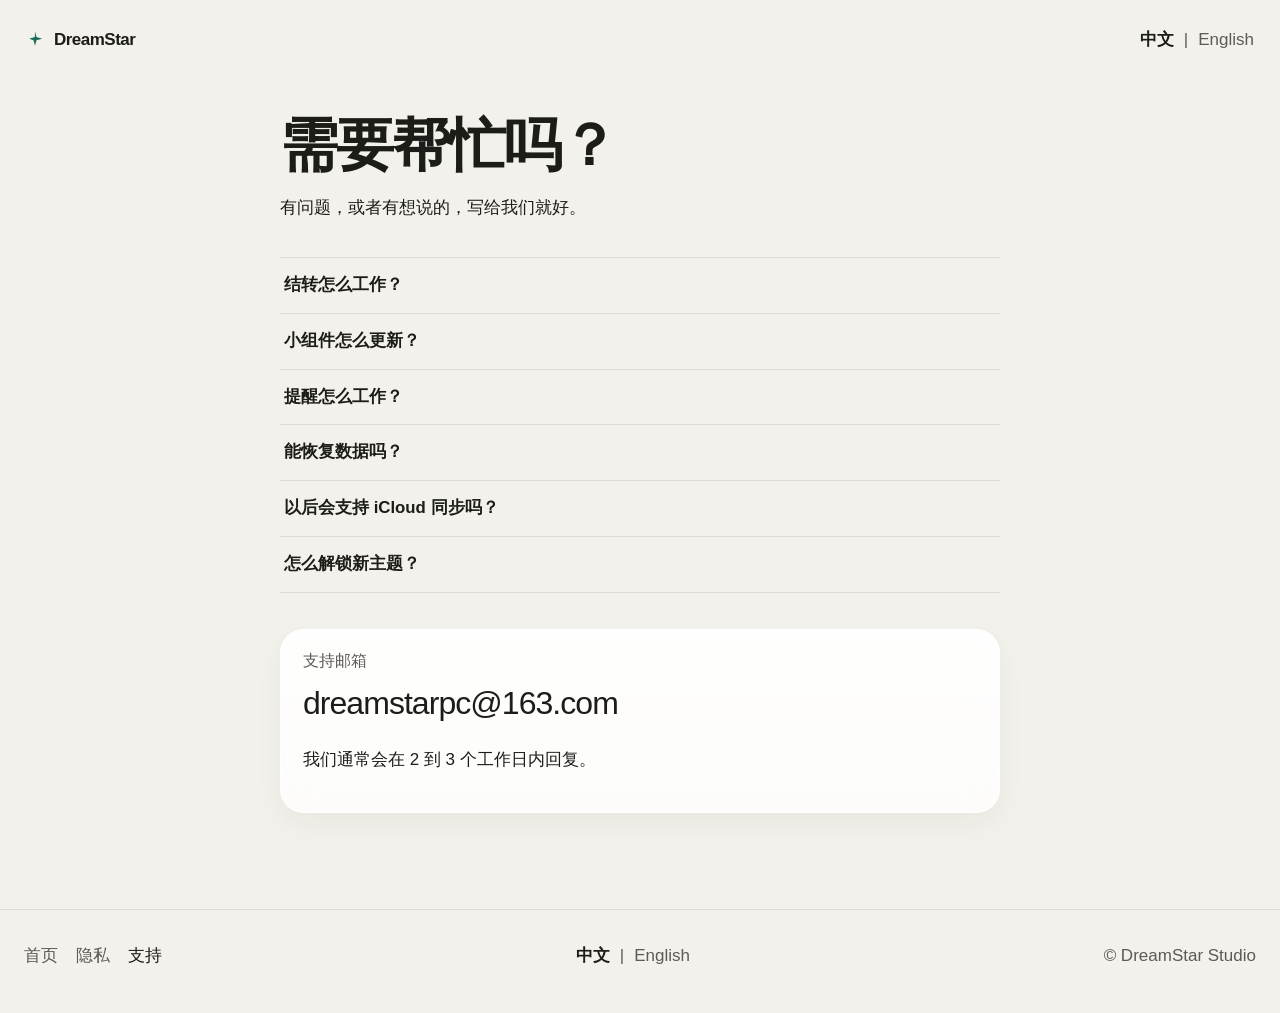
<file: web/support/index.html>
<!DOCTYPE html>
<html lang="zh-Hans">
<head>
  <meta charset="utf-8">
  <meta name="viewport" content="width=device-width, initial-scale=1">
  <title>支持 — DreamStar</title>
  <meta name="description" content="攒钱好难的结转、小组件、提醒、主题解锁，以及怎么联系 DreamStar。">
  <meta name="theme-color" content="#f3f1eb">
  <meta name="color-scheme" content="light dark">
  <link rel="canonical" href="https://yourdomain.com/support">
  <link rel="icon" href="../assets/favicon.svg" type="image/svg+xml">
  <link rel="icon" href="../assets/favicon-32.png" sizes="32x32" type="image/png">
  <link rel="apple-touch-icon" href="../assets/apple-touch-icon.png">
  <meta property="og:type" content="website">
  <meta property="og:site_name" content="DreamStar Studio">
  <meta property="og:title" content="支持 — DreamStar">
  <meta property="og:description" content="攒钱好难的常见问题和联系方式。">
  <meta property="og:url" content="https://yourdomain.com/support">
  <meta property="og:locale" content="zh_CN">
  <meta name="twitter:card" content="summary">
  <meta name="twitter:title" content="支持 — DreamStar">
  <meta name="twitter:description" content="攒钱好难的常见问题和联系方式。">
  <link rel="stylesheet" href="../assets/css/site.css">
</head>
<body data-page="support">
  <a class="skip" href="#content" data-i18n="skip">跳到内容</a>
  <header class="site-header">
    <div class="wrap header-bar">
      <a class="wordmark" href="../index.html">
        <svg viewBox="0 0 32 32" aria-hidden="true"><path d="M16 3.5l2.2 8.3L26.5 14 18.2 16.2 16 24.5l-2.2-8.3L7.5 14l8.3-2.2L16 3.5z"/></svg>
        <span>DreamStar</span>
      </a>
      <div class="lang" role="group" data-i18n-aria="lang.group" aria-label="语言">
        <button type="button" data-lang="zh" aria-pressed="true">中文</button>
        <span aria-hidden="true">|</span>
        <button type="button" data-lang="en" aria-pressed="false">English</button>
      </div>
    </div>
  </header>

  <main id="content" class="prose">
    <div class="wrap narrow">
      <h1 data-i18n="support.heading">需要帮忙吗？</h1>
      <p class="lead" data-i18n="support.lead">有问题，或者有想说的，写给我们就好。</p>

      <div class="faq">
        <div class="faq-item">
          <h2><button type="button" aria-expanded="false" aria-controls="faq-carry" id="faq-carry-btn" data-i18n="faq.carry.q">结转怎么工作？</button></h2>
          <div class="drawer" id="faq-carry" role="region" aria-labelledby="faq-carry-btn">
            <div><p data-i18n="faq.carry.a">在设置里打开「结转」之后，这个月没花完的钱会加进下个月的可用预算。如果这个月超了，没有剩余，就不会结转。结转默认是关闭的。</p></div>
          </div>
        </div>
        <div class="faq-item">
          <h2><button type="button" aria-expanded="false" aria-controls="faq-widget" id="faq-widget-btn" data-i18n="faq.widget.q">小组件怎么更新？</button></h2>
          <div class="drawer" id="faq-widget" role="region" aria-labelledby="faq-widget-btn">
            <div><p data-i18n="faq.widget.a">记账、修改预算或更换主题之后，打开应用就会刷新小组件。每天零点它会再加载一次：新的一天会把「今日已花费」归零；到了下个月，旧数字不再当作这个月的预算，而是提示你打开应用。点小组件会打开攒钱好难。</p></div>
          </div>
        </div>
        <div class="faq-item">
          <h2><button type="button" aria-expanded="false" aria-controls="faq-reminder" id="faq-reminder-btn" data-i18n="faq.reminder.q">提醒怎么工作？</button></h2>
          <div class="drawer" id="faq-reminder" role="region" aria-labelledby="faq-reminder-btn">
            <div><p data-i18n="faq.reminder.a">提醒默认关闭。你在设置里打开，并允许通知之后，它会在你选的时间响，默认是晚上 10 点。如果今天已经记过账，这一天就不会再提醒。</p></div>
          </div>
        </div>
        <div class="faq-item">
          <h2><button type="button" aria-expanded="false" aria-controls="faq-restore" id="faq-restore-btn" data-i18n="faq.restore.q">能恢复数据吗？</button></h2>
          <div class="drawer" id="faq-restore" role="region" aria-labelledby="faq-restore-btn">
            <div><p data-i18n="faq.restore.a">不能。预算、花费和旅程只存在这台设备上，没有账号，也没有云备份。删掉应用，这些记录就没有了。</p></div>
          </div>
        </div>
        <div class="faq-item">
          <h2><button type="button" aria-expanded="false" aria-controls="faq-icloud" id="faq-icloud-btn" data-i18n="faq.icloud.q">以后会支持 iCloud 同步吗？</button></h2>
          <div class="drawer" id="faq-icloud" role="region" aria-labelledby="faq-icloud-btn">
            <div><p data-i18n="faq.icloud.a">当前版本没有。如果以后加上，会先告诉你，并由你决定要不要打开。</p></div>
          </div>
        </div>
        <div class="faq-item">
          <h2><button type="button" aria-expanded="false" aria-controls="faq-theme" id="faq-theme-btn" data-i18n="faq.theme.q">怎么解锁新主题？</button></h2>
          <div class="drawer" id="faq-theme" role="region" aria-labelledby="faq-theme-btn">
            <div><p data-i18n="faq.theme.a">守住一个月的预算，旅程加一。没守住则不加。玻璃罐和能量条一开始就能用。树需要 1 个成功月，灯塔 3 个，山 6 个，日出 12 个。</p></div>
          </div>
        </div>
      </div>

      <article class="card contact">
        <h2 data-i18n="support.emailLabel">支持邮箱</h2>
        <p class="mail"><a href="mailto:dreamstarpc@163.com">dreamstarpc@163.com</a></p>
        <p data-i18n="support.reply">我们通常会在 2 到 3 个工作日内回复。</p>
      </article>
    </div>
  </main>

  <footer class="site-footer">
    <div class="wrap footer-bar">
      <nav aria-label="Footer">
        <a href="../index.html" data-i18n="nav.home">首页</a>
        <a href="../privacy/index.html" data-i18n="nav.privacy">隐私</a>
        <a href="index.html" data-i18n="nav.support" aria-current="page">支持</a>
      </nav>
      <div class="lang" role="group" data-i18n-aria="lang.group" aria-label="语言">
        <button type="button" data-lang="zh" aria-pressed="true">中文</button>
        <span aria-hidden="true">|</span>
        <button type="button" data-lang="en" aria-pressed="false">English</button>
      </div>
      <p>© DreamStar Studio</p>
    </div>
  </footer>

  <div class="egg" id="egg" hidden>
    <div>
      <p aria-hidden="true">✨</p>
      <p data-i18n="egg">继续做下去。星光还在等。</p>
    </div>
  </div>

  <script src="../assets/js/i18n.js" defer></script>
  <script src="../assets/js/site.js" defer></script>
</body>
</html>
</file>
<file: assets/css/site.css>
@font-face {
  font-family: Fraunces;
  font-style: normal;
  font-weight: 500;
  font-display: swap;
  src: url("../fonts/fraunces-latin.woff2") format("woff2");
}

:root {
  color-scheme: light;
  --bg: #f3f1eb;
  --ink: #1c1c19;
  --muted: #5e5a55;
  --accent: #1d6b56;
  --accent-ink: #f7f6f2;
  --line: rgba(28, 28, 25, 0.1);
  --card: rgba(255, 255, 255, 0.62);
  --card-edge: rgba(255, 255, 255, 0.86);
  --wash: linear-gradient(180deg, rgba(255, 255, 255, 0.78), rgba(255, 255, 255, 0.42));
  --shadow: 0 10px 28px rgba(40, 36, 28, 0.05);
  --shadow-lift: 0 16px 34px rgba(40, 36, 28, 0.07);
  --phone: #f7f4ee;
  --jar: #8fd0ea;
  --focus: #1d6b56;
  --max: 1240px;
  --ease: cubic-bezier(0.2, 0.8, 0.2, 1);
  font-family: -apple-system, BlinkMacSystemFont, "SF Pro Display", "SF Pro Text", "Segoe UI", sans-serif;
}

@media (prefers-color-scheme: dark) {
  :root {
    color-scheme: dark;
    --bg: #141513;
    --ink: #f2f0ea;
    --muted: #b7b2a8;
    --accent: #7dccb4;
    --accent-ink: #12211c;
    --line: rgba(242, 240, 234, 0.14);
    --card: rgba(255, 255, 255, 0.05);
    --card-edge: rgba(255, 255, 255, 0.14);
    --wash: linear-gradient(180deg, rgba(255, 255, 255, 0.08), rgba(255, 255, 255, 0.03));
    --shadow: 0 12px 32px rgba(0, 0, 0, 0.28);
    --shadow-lift: 0 18px 36px rgba(0, 0, 0, 0.36);
    --phone: #1c1e1b;
    --jar: #1a6f86;
    --focus: #9ee0cb;
  }
}

@media (prefers-contrast: more) {
  :root {
    --line: currentColor;
    --card-edge: currentColor;
    --muted: var(--ink);
  }
}

* { box-sizing: border-box; }

html { scroll-behavior: smooth; }

body {
  margin: 0;
  background: var(--bg);
  color: var(--ink);
  font-size: 1.0625rem;
  line-height: 1.6;
  text-wrap: pretty;
}

body.is-fading { opacity: 0.45; }

body, .card, .btn, .node, .drawer {
  transition: background-color 0.35s var(--ease), color 0.35s var(--ease), border-color 0.35s var(--ease), opacity 0.35s var(--ease), transform 0.45s var(--ease), box-shadow 0.45s var(--ease);
}

img, svg { display: block; max-width: 100%; }

a { color: var(--accent); text-decoration-thickness: 1px; text-underline-offset: 0.18em; }

button, a { font: inherit; }

:focus { outline: none; }

:focus-visible {
  outline: 2px solid var(--focus);
  outline-offset: 3px;
}

.skip {
  position: absolute;
  left: 16px;
  top: -48px;
  z-index: 5;
  background: var(--bg);
  color: var(--ink);
  padding: 8px 12px;
  border-radius: 10px;
}

.skip:focus { top: 12px; }

.wrap {
  width: min(var(--max), calc(100% - 48px));
  margin-inline: auto;
}

.narrow { width: min(720px, calc(100% - 48px)); }

.site-header { padding: 22px 0 8px; }

.header-bar, .footer-bar {
  display: flex;
  align-items: center;
  justify-content: space-between;
  gap: 20px;
}

.wordmark {
  display: inline-flex;
  align-items: center;
  gap: 8px;
  color: var(--ink);
  text-decoration: none;
  letter-spacing: -0.03em;
  font-weight: 600;
}

.wordmark svg, .mark svg {
  width: 22px;
  height: 22px;
  fill: var(--accent);
}

.lang {
  display: inline-flex;
  align-items: center;
  gap: 8px;
  color: var(--muted);
}

.lang button {
  border: 0;
  background: transparent;
  color: var(--muted);
  padding: 4px 2px;
  cursor: pointer;
}

.lang button[aria-pressed="true"] {
  color: var(--ink);
  font-weight: 600;
}

.hero {
  min-height: calc(100svh - 72px);
  display: grid;
  align-items: center;
  padding: 28px 0 72px;
}

.hero-grid {
  display: grid;
  grid-template-columns: 3fr 2fr;
  gap: 56px;
  align-items: center;
}

.stage {
  position: relative;
  min-height: 420px;
  border-radius: 32px;
  background: var(--wash);
  background-color: var(--card);
  border: 1px solid var(--card-edge);
  box-shadow: var(--shadow);
  backdrop-filter: blur(18px) saturate(1.15);
  display: grid;
  place-items: center;
  padding: 28px;
}

.orbit {
  position: relative;
  width: min(100%, 390px);
  aspect-ratio: 1;
  container-type: size;
}

.orbit::before {
  content: "";
  position: absolute;
  inset: 11%;
  border: 1px solid var(--line);
  border-radius: 50%;
}

.node {
  position: absolute;
  left: 50%;
  top: 50%;
  width: 58px;
  height: 58px;
  margin: -29px 0 0 -29px;
  padding: 0;
  border: 1px solid var(--line);
  border-radius: 50%;
  background: var(--card);
  color: var(--ink);
  cursor: pointer;
  transform: rotate(var(--a)) translateY(-36cqmin) rotate(calc(var(--a) * -1));
}

.node svg {
  width: 26px;
  height: 26px;
  fill: none;
  stroke: currentColor;
  stroke-width: 1.6;
  stroke-linecap: round;
  stroke-linejoin: round;
}

.face {
  display: grid;
  width: 100%;
  height: 100%;
  place-items: center;
}

.node.is-selected {
  border-color: var(--accent);
  color: var(--accent);
}

.mark {
  position: absolute;
  left: 50%;
  top: 50%;
  width: 84px;
  height: 84px;
  transform: translate(-50%, -50%);
  border: 1px solid var(--card-edge);
  border-radius: 50%;
  background: var(--wash);
  background-color: var(--card);
  box-shadow: var(--shadow);
  display: grid;
  place-items: center;
  cursor: pointer;
  z-index: 1;
}

.mark svg { width: 34px; height: 34px; }

h1, h2, .dream p {
  font-weight: 600;
  letter-spacing: -0.035em;
  line-height: 1.12;
}

h1 { margin: 0; font-size: clamp(3rem, 6vw, 4.5rem); }

.brand {
  font-family: Fraunces, "Iowan Old Style", Palatino, Georgia, serif;
  font-weight: 500;
  font-optical-sizing: auto;
}

h2 { margin: 0 0 28px; font-size: clamp(2rem, 4vw, 2.8rem); }

h3 { margin: 0 0 10px; font-size: 1.25rem; letter-spacing: -0.02em; }

.sub, .kicker { color: var(--muted); }

.sub { margin: 14px 0 0; font-size: 1.25rem; }

.lead { margin: 16px 0 0; max-width: 38rem; }

.kicker {
  margin: 28px 0 0;
  font-size: 0.82rem;
  letter-spacing: 0.08em;
  text-transform: uppercase;
}

.product-name {
  margin: 6px 0 0;
  font-size: 1.7rem;
  letter-spacing: -0.03em;
  font-weight: 600;
}

.app-tag {
  display: inline-flex;
  align-items: center;
  gap: 16px;
  margin: 16px 0 0;
  padding: 12px 22px 12px 12px;
  border: 1px solid var(--line);
  border-radius: 22px;
  background: var(--wash);
  background-color: var(--card);
  width: fit-content;
  max-width: 100%;
}

.app-tag img {
  width: 72px;
  height: 72px;
  border-radius: 16px;
  flex: 0 0 auto;
}

.app-tag-name {
  margin: 0;
  font-size: 1.45rem;
  font-weight: 600;
  letter-spacing: 0;
  line-height: 1.3;
  white-space: nowrap;
}

.product-name span, .product-en {
  display: block;
  color: var(--muted);
  font-size: 1rem;
  font-weight: 500;
  letter-spacing: 0;
}

.app-name {
  display: block;
  color: var(--ink);
  font-size: 1.45rem;
  font-weight: 600;
  letter-spacing: 0;
  line-height: 1.3;
}

.app-sub {
  display: block;
  margin-top: 4px;
  color: var(--muted);
  font-size: 0.95rem;
  font-weight: 500;
  letter-spacing: 0;
  line-height: 1.3;
  white-space: nowrap;
}

.app-sub:empty,
.product-en:empty {
  display: none;
}

.badge {
  display: inline-block;
  margin: 18px 0 0;
  padding: 4px 10px;
  border-radius: 999px;
  background: color-mix(in srgb, var(--accent) 14%, transparent);
  color: var(--accent);
  font-size: 0.85rem;
}

.actions { display: flex; flex-wrap: wrap; gap: 12px; margin-top: 22px; }

.btn {
  display: inline-flex;
  align-items: center;
  justify-content: center;
  min-height: 44px;
  padding: 10px 18px;
  border-radius: 999px;
  border: 1px solid transparent;
  text-decoration: none;
  cursor: pointer;
}

.btn-primary { background: var(--accent); color: var(--accent-ink); }

.btn-primary:hover { filter: brightness(1.05); }

.btn-secondary {
  background: transparent;
  color: var(--ink);
  border-color: var(--line);
}

.btn-secondary:hover { background: color-mix(in srgb, var(--ink) 5%, transparent); }

.band { padding: 36px 0 88px; }

.cards {
  display: grid;
  grid-template-columns: repeat(5, 1fr);
  gap: 16px;
}

.card {
  background: var(--wash);
  background-color: var(--card);
  border: 1px solid var(--card-edge);
  border-radius: 24px;
  box-shadow: var(--shadow);
  backdrop-filter: blur(16px) saturate(1.1);
  padding: 22px;
}

.cards .card:hover { transform: translateY(-3px); box-shadow: var(--shadow-lift); }

.cards .card p { margin: 0; color: var(--muted); }

.showcase {
  display: grid;
  grid-template-columns: 0.8fr 1.2fr;
  gap: 40px;
  align-items: center;
  padding: 36px;
}

.phone {
  width: min(100%, 250px);
  margin-inline: auto;
  padding: 10px;
  border-radius: 36px;
  background: var(--ink);
  box-shadow: var(--shadow);
}

.phone-screen {
  border-radius: 28px;
  background: var(--phone);
  min-height: 460px;
  padding: 28px 18px 20px;
  color: var(--ink);
}

.jar {
  height: 168px;
  border-radius: 22px;
  border: 1px solid var(--line);
  background:
    linear-gradient(180deg, transparent 42%, color-mix(in srgb, var(--jar) 80%, white) 42% 70%, var(--jar) 70%);
  position: relative;
  overflow: hidden;
}

.jar span {
  position: absolute;
  left: 18%;
  right: 18%;
  top: 58%;
  height: 10px;
  border-radius: 20px;
  background: color-mix(in srgb, white 55%, transparent);
}

.phone-remain { margin: 18px 0 0; color: var(--muted); font-size: 0.85rem; }

.phone-amount {
  margin: 2px 0 16px;
  font-size: 2rem;
  letter-spacing: -0.04em;
  font-weight: 600;
}

.phone-tiles {
  display: grid;
  grid-template-columns: repeat(3, 1fr);
  gap: 8px;
}

.phone-tiles span {
  display: block;
  min-height: 64px;
  padding: 10px 8px;
  border-radius: 14px;
  background: color-mix(in srgb, var(--ink) 5%, transparent);
  font-size: 0.75rem;
  color: var(--muted);
}

.traits {
  display: flex;
  flex-wrap: wrap;
  gap: 8px;
  margin: 20px 0 24px;
  padding: 0;
  list-style: none;
}

.traits li {
  padding: 6px 10px;
  border-radius: 999px;
  border: 1px solid var(--line);
  color: var(--muted);
  font-size: 0.92rem;
}

.dream {
  padding: 140px 0 160px;
  text-align: center;
}

.dream p {
  margin: 0;
  font-size: clamp(2rem, 5vw, 3.4rem);
}

.site-footer {
  padding: 28px 0 40px;
  border-top: 1px solid var(--line);
  color: var(--muted);
}

.footer-bar { flex-wrap: wrap; }

.footer-bar nav { display: flex; gap: 18px; }

.footer-bar a { color: var(--muted); text-decoration: none; }

.footer-bar a:hover, .footer-bar a[aria-current="page"] { color: var(--ink); }

.footer-bar p { margin: 0; }

.prose { padding: 48px 0 96px; }

.prose h1 { font-size: clamp(2.4rem, 5vw, 3.6rem); }

.prose section { margin-top: 36px; }

.prose h2 { font-size: 1.45rem; margin-bottom: 8px; }

.prose ul { margin: 8px 0 0; padding-left: 1.2rem; }

.faq { margin-top: 36px; }

.faq-item { border-top: 1px solid var(--line); }

.faq-item:last-child { border-bottom: 1px solid var(--line); }

.faq h2 { margin: 0; font-size: 1.05rem; font-weight: 600; letter-spacing: 0; }

.faq button {
  width: 100%;
  text-align: start;
  padding: 18px 4px;
  border: 0;
  background: transparent;
  color: var(--ink);
  cursor: pointer;
}

.drawer {
  display: grid;
  grid-template-rows: 0fr;
  transition: grid-template-rows 0.5s var(--ease);
}

.drawer.is-open { grid-template-rows: 1fr; }

.drawer > div { overflow: hidden; }

.drawer p { margin: 0 0 18px; color: var(--muted); }

.contact { margin-top: 36px; }

.contact h2 { font-size: 1rem; color: var(--muted); font-weight: 500; letter-spacing: 0; }

.mail { margin: 8px 0; font-size: clamp(1.4rem, 3vw, 2rem); letter-spacing: -0.03em; }

.mail a { color: var(--ink); text-decoration: none; }

.egg {
  position: fixed;
  inset: 0;
  display: grid;
  place-items: center;
  pointer-events: none;
  z-index: 4;
}

.egg[hidden] { display: none; }

.egg div {
  min-width: 220px;
  padding: 22px 26px;
  text-align: center;
  border-radius: 18px;
  background: var(--wash);
  background-color: var(--card);
  border: 1px solid var(--card-edge);
  box-shadow: var(--shadow);
  backdrop-filter: blur(16px);
}

.egg p { margin: 0; }

.egg p + p { margin-top: 8px; }

@media (max-width: 980px) {
  .hero-grid, .showcase, .cards { grid-template-columns: 1fr; }
  .hero-copy { order: -1; }
  .hero { min-height: 0; }
  .cards { grid-template-columns: 1fr 1fr; }
  .stage { min-height: 360px; }
}

@media (max-width: 640px) {
  .wrap, .narrow { width: min(var(--max), calc(100% - 32px)); }
  .cards { grid-template-columns: 1fr; }
  .header-bar, .footer-bar { align-items: flex-start; }
  .dream { padding: 96px 0 110px; }
}

@media (prefers-reduced-motion: reduce) {
  html { scroll-behavior: auto; }
  body, .card, .btn, .node, .drawer { transition: none; }
  .cards .card:hover { transform: none; }
}

@media (forced-colors: active) {
  .card, .stage, .node, .mark, .btn { border: 1px solid CanvasText; }
}

@media print {
  .site-header .lang, .stage, .phone, .egg { display: none; }
  body { background: white; color: black; }
}
</file>
<file: web/assets/css/site.css>
@font-face {
  font-family: Fraunces;
  font-style: normal;
  font-weight: 500;
  font-display: swap;
  src: url("../fonts/fraunces-latin.woff2") format("woff2");
}

:root {
  color-scheme: light;
  --bg: #f3f1eb;
  --ink: #1c1c19;
  --muted: #5e5a55;
  --accent: #1d6b56;
  --accent-ink: #f7f6f2;
  --line: rgba(28, 28, 25, 0.1);
  --card: rgba(255, 255, 255, 0.62);
  --card-edge: rgba(255, 255, 255, 0.86);
  --wash: linear-gradient(180deg, rgba(255, 255, 255, 0.78), rgba(255, 255, 255, 0.42));
  --shadow: 0 10px 28px rgba(40, 36, 28, 0.05);
  --shadow-lift: 0 16px 34px rgba(40, 36, 28, 0.07);
  --phone: #f7f4ee;
  --jar: #8fd0ea;
  --focus: #1d6b56;
  --max: 1240px;
  --ease: cubic-bezier(0.2, 0.8, 0.2, 1);
  font-family: -apple-system, BlinkMacSystemFont, "SF Pro Display", "SF Pro Text", "Segoe UI", sans-serif;
}

@media (prefers-color-scheme: dark) {
  :root {
    color-scheme: dark;
    --bg: #141513;
    --ink: #f2f0ea;
    --muted: #b7b2a8;
    --accent: #7dccb4;
    --accent-ink: #12211c;
    --line: rgba(242, 240, 234, 0.14);
    --card: rgba(255, 255, 255, 0.05);
    --card-edge: rgba(255, 255, 255, 0.14);
    --wash: linear-gradient(180deg, rgba(255, 255, 255, 0.08), rgba(255, 255, 255, 0.03));
    --shadow: 0 12px 32px rgba(0, 0, 0, 0.28);
    --shadow-lift: 0 18px 36px rgba(0, 0, 0, 0.36);
    --phone: #1c1e1b;
    --jar: #1a6f86;
    --focus: #9ee0cb;
  }
}

@media (prefers-contrast: more) {
  :root {
    --line: currentColor;
    --card-edge: currentColor;
    --muted: var(--ink);
  }
}

* { box-sizing: border-box; }

html { scroll-behavior: smooth; }

body {
  margin: 0;
  background: var(--bg);
  color: var(--ink);
  font-size: 1.0625rem;
  line-height: 1.6;
  text-wrap: pretty;
}

body.is-fading { opacity: 0.45; }

body, .card, .btn, .node, .drawer {
  transition: background-color 0.35s var(--ease), color 0.35s var(--ease), border-color 0.35s var(--ease), opacity 0.35s var(--ease), transform 0.45s var(--ease), box-shadow 0.45s var(--ease);
}

img, svg { display: block; max-width: 100%; }

a { color: var(--accent); text-decoration-thickness: 1px; text-underline-offset: 0.18em; }

button, a { font: inherit; }

:focus { outline: none; }

:focus-visible {
  outline: 2px solid var(--focus);
  outline-offset: 3px;
}

.skip {
  position: absolute;
  left: 16px;
  top: -48px;
  z-index: 5;
  background: var(--bg);
  color: var(--ink);
  padding: 8px 12px;
  border-radius: 10px;
}

.skip:focus { top: 12px; }

.wrap {
  width: min(var(--max), calc(100% - 48px));
  margin-inline: auto;
}

.narrow { width: min(720px, calc(100% - 48px)); }

.site-header { padding: 22px 0 8px; }

.header-bar, .footer-bar {
  display: flex;
  align-items: center;
  justify-content: space-between;
  gap: 20px;
}

.wordmark {
  display: inline-flex;
  align-items: center;
  gap: 8px;
  color: var(--ink);
  text-decoration: none;
  letter-spacing: -0.03em;
  font-weight: 600;
}

.wordmark svg, .mark svg {
  width: 22px;
  height: 22px;
  fill: var(--accent);
}

.lang {
  display: inline-flex;
  align-items: center;
  gap: 8px;
  color: var(--muted);
}

.lang button {
  border: 0;
  background: transparent;
  color: var(--muted);
  padding: 4px 2px;
  cursor: pointer;
}

.lang button[aria-pressed="true"] {
  color: var(--ink);
  font-weight: 600;
}

.hero {
  min-height: calc(100svh - 72px);
  display: grid;
  align-items: center;
  padding: 28px 0 72px;
}

.hero-grid {
  display: grid;
  grid-template-columns: 3fr 2fr;
  gap: 56px;
  align-items: center;
}

.stage {
  position: relative;
  min-height: 420px;
  border-radius: 32px;
  background: var(--wash);
  background-color: var(--card);
  border: 1px solid var(--card-edge);
  box-shadow: var(--shadow);
  backdrop-filter: blur(18px) saturate(1.15);
  display: grid;
  place-items: center;
  padding: 28px;
}

.orbit {
  position: relative;
  width: min(100%, 390px);
  aspect-ratio: 1;
  container-type: size;
}

.orbit::before {
  content: "";
  position: absolute;
  inset: 11%;
  border: 1px solid var(--line);
  border-radius: 50%;
}

.node {
  position: absolute;
  left: 50%;
  top: 50%;
  width: 58px;
  height: 58px;
  margin: -29px 0 0 -29px;
  padding: 0;
  border: 1px solid var(--line);
  border-radius: 50%;
  background: var(--card);
  color: var(--ink);
  cursor: pointer;
  transform: rotate(var(--a)) translateY(-36cqmin) rotate(calc(var(--a) * -1));
}

.node svg {
  width: 26px;
  height: 26px;
  fill: none;
  stroke: currentColor;
  stroke-width: 1.6;
  stroke-linecap: round;
  stroke-linejoin: round;
}

.face {
  display: grid;
  width: 100%;
  height: 100%;
  place-items: center;
}

.node.is-selected {
  border-color: var(--accent);
  color: var(--accent);
}

.mark {
  position: absolute;
  left: 50%;
  top: 50%;
  width: 84px;
  height: 84px;
  transform: translate(-50%, -50%);
  border: 1px solid var(--card-edge);
  border-radius: 50%;
  background: var(--wash);
  background-color: var(--card);
  box-shadow: var(--shadow);
  display: grid;
  place-items: center;
  cursor: pointer;
  z-index: 1;
}

.mark svg { width: 34px; height: 34px; }

h1, h2, .dream p {
  font-weight: 600;
  letter-spacing: -0.035em;
  line-height: 1.12;
}

h1 { margin: 0; font-size: clamp(3rem, 6vw, 4.5rem); }

.brand {
  font-family: Fraunces, "Iowan Old Style", Palatino, Georgia, serif;
  font-weight: 500;
  font-optical-sizing: auto;
}

h2 { margin: 0 0 28px; font-size: clamp(2rem, 4vw, 2.8rem); }

h3 { margin: 0 0 10px; font-size: 1.25rem; letter-spacing: -0.02em; }

.sub, .kicker { color: var(--muted); }

.sub { margin: 14px 0 0; font-size: 1.25rem; }

.lead { margin: 16px 0 0; max-width: 38rem; }

.kicker {
  margin: 28px 0 0;
  font-size: 0.82rem;
  letter-spacing: 0.08em;
  text-transform: uppercase;
}

.product-name {
  margin: 6px 0 0;
  font-size: 1.7rem;
  letter-spacing: -0.03em;
  font-weight: 600;
}

.app-tag {
  display: inline-flex;
  align-items: center;
  gap: 16px;
  margin: 16px 0 0;
  padding: 12px 22px 12px 12px;
  border: 1px solid var(--line);
  border-radius: 22px;
  background: var(--wash);
  background-color: var(--card);
  width: fit-content;
  max-width: 100%;
}

.app-tag img {
  width: 72px;
  height: 72px;
  border-radius: 16px;
  flex: 0 0 auto;
}

.app-tag-name {
  margin: 0;
  font-size: 1.45rem;
  font-weight: 600;
  letter-spacing: 0;
  line-height: 1.3;
  white-space: nowrap;
}

.product-name span, .product-en {
  display: block;
  color: var(--muted);
  font-size: 1rem;
  font-weight: 500;
  letter-spacing: 0;
}

.app-name {
  display: block;
  color: var(--ink);
  font-size: 1.45rem;
  font-weight: 600;
  letter-spacing: 0;
  line-height: 1.3;
}

.app-sub {
  display: block;
  margin-top: 4px;
  color: var(--muted);
  font-size: 0.95rem;
  font-weight: 500;
  letter-spacing: 0;
  line-height: 1.3;
  white-space: nowrap;
}

.app-sub:empty,
.product-en:empty {
  display: none;
}

.badge {
  display: inline-block;
  margin: 18px 0 0;
  padding: 4px 10px;
  border-radius: 999px;
  background: color-mix(in srgb, var(--accent) 14%, transparent);
  color: var(--accent);
  font-size: 0.85rem;
}

.actions { display: flex; flex-wrap: wrap; gap: 12px; margin-top: 22px; }

.btn {
  display: inline-flex;
  align-items: center;
  justify-content: center;
  min-height: 44px;
  padding: 10px 18px;
  border-radius: 999px;
  border: 1px solid transparent;
  text-decoration: none;
  cursor: pointer;
}

.btn-primary { background: var(--accent); color: var(--accent-ink); }

.btn-primary:hover { filter: brightness(1.05); }

.btn-secondary {
  background: transparent;
  color: var(--ink);
  border-color: var(--line);
}

.btn-secondary:hover { background: color-mix(in srgb, var(--ink) 5%, transparent); }

.band { padding: 36px 0 88px; }

.cards {
  display: grid;
  grid-template-columns: repeat(5, 1fr);
  gap: 16px;
}

.card {
  background: var(--wash);
  background-color: var(--card);
  border: 1px solid var(--card-edge);
  border-radius: 24px;
  box-shadow: var(--shadow);
  backdrop-filter: blur(16px) saturate(1.1);
  padding: 22px;
}

.cards .card:hover { transform: translateY(-3px); box-shadow: var(--shadow-lift); }

.cards .card p { margin: 0; color: var(--muted); }

.showcase {
  display: grid;
  grid-template-columns: 0.8fr 1.2fr;
  gap: 40px;
  align-items: center;
  padding: 36px;
}

.phone {
  width: min(100%, 250px);
  margin-inline: auto;
  padding: 10px;
  border-radius: 36px;
  background: var(--ink);
  box-shadow: var(--shadow);
}

.phone-screen {
  border-radius: 28px;
  background: var(--phone);
  min-height: 460px;
  padding: 28px 18px 20px;
  color: var(--ink);
}

.jar {
  height: 168px;
  border-radius: 22px;
  border: 1px solid var(--line);
  background:
    linear-gradient(180deg, transparent 42%, color-mix(in srgb, var(--jar) 80%, white) 42% 70%, var(--jar) 70%);
  position: relative;
  overflow: hidden;
}

.jar span {
  position: absolute;
  left: 18%;
  right: 18%;
  top: 58%;
  height: 10px;
  border-radius: 20px;
  background: color-mix(in srgb, white 55%, transparent);
}

.phone-remain { margin: 18px 0 0; color: var(--muted); font-size: 0.85rem; }

.phone-amount {
  margin: 2px 0 16px;
  font-size: 2rem;
  letter-spacing: -0.04em;
  font-weight: 600;
}

.phone-tiles {
  display: grid;
  grid-template-columns: repeat(3, 1fr);
  gap: 8px;
}

.phone-tiles span {
  display: block;
  min-height: 64px;
  padding: 10px 8px;
  border-radius: 14px;
  background: color-mix(in srgb, var(--ink) 5%, transparent);
  font-size: 0.75rem;
  color: var(--muted);
}

.traits {
  display: flex;
  flex-wrap: wrap;
  gap: 8px;
  margin: 20px 0 24px;
  padding: 0;
  list-style: none;
}

.traits li {
  padding: 6px 10px;
  border-radius: 999px;
  border: 1px solid var(--line);
  color: var(--muted);
  font-size: 0.92rem;
}

.dream {
  padding: 140px 0 160px;
  text-align: center;
}

.dream p {
  margin: 0;
  font-size: clamp(2rem, 5vw, 3.4rem);
}

.site-footer {
  padding: 28px 0 40px;
  border-top: 1px solid var(--line);
  color: var(--muted);
}

.footer-bar { flex-wrap: wrap; }

.footer-bar nav { display: flex; gap: 18px; }

.footer-bar a { color: var(--muted); text-decoration: none; }

.footer-bar a:hover, .footer-bar a[aria-current="page"] { color: var(--ink); }

.footer-bar p { margin: 0; }

.prose { padding: 48px 0 96px; }

.prose h1 { font-size: clamp(2.4rem, 5vw, 3.6rem); }

.prose section { margin-top: 36px; }

.prose h2 { font-size: 1.45rem; margin-bottom: 8px; }

.prose ul { margin: 8px 0 0; padding-left: 1.2rem; }

.faq { margin-top: 36px; }

.faq-item { border-top: 1px solid var(--line); }

.faq-item:last-child { border-bottom: 1px solid var(--line); }

.faq h2 { margin: 0; font-size: 1.05rem; font-weight: 600; letter-spacing: 0; }

.faq button {
  width: 100%;
  text-align: start;
  padding: 18px 4px;
  border: 0;
  background: transparent;
  color: var(--ink);
  cursor: pointer;
}

.drawer {
  display: grid;
  grid-template-rows: 0fr;
  transition: grid-template-rows 0.5s var(--ease);
}

.drawer.is-open { grid-template-rows: 1fr; }

.drawer > div { overflow: hidden; }

.drawer p { margin: 0 0 18px; color: var(--muted); }

.contact { margin-top: 36px; }

.contact h2 { font-size: 1rem; color: var(--muted); font-weight: 500; letter-spacing: 0; }

.mail { margin: 8px 0; font-size: clamp(1.4rem, 3vw, 2rem); letter-spacing: -0.03em; }

.mail a { color: var(--ink); text-decoration: none; }

.egg {
  position: fixed;
  inset: 0;
  display: grid;
  place-items: center;
  pointer-events: none;
  z-index: 4;
}

.egg[hidden] { display: none; }

.egg div {
  min-width: 220px;
  padding: 22px 26px;
  text-align: center;
  border-radius: 18px;
  background: var(--wash);
  background-color: var(--card);
  border: 1px solid var(--card-edge);
  box-shadow: var(--shadow);
  backdrop-filter: blur(16px);
}

.egg p { margin: 0; }

.egg p + p { margin-top: 8px; }

@media (max-width: 980px) {
  .hero-grid, .showcase, .cards { grid-template-columns: 1fr; }
  .hero-copy { order: -1; }
  .hero { min-height: 0; }
  .cards { grid-template-columns: 1fr 1fr; }
  .stage { min-height: 360px; }
}

@media (max-width: 640px) {
  .wrap, .narrow { width: min(var(--max), calc(100% - 32px)); }
  .cards { grid-template-columns: 1fr; }
  .header-bar, .footer-bar { align-items: flex-start; }
  .dream { padding: 96px 0 110px; }
}

@media (prefers-reduced-motion: reduce) {
  html { scroll-behavior: auto; }
  body, .card, .btn, .node, .drawer { transition: none; }
  .cards .card:hover { transform: none; }
}

@media (forced-colors: active) {
  .card, .stage, .node, .mark, .btn { border: 1px solid CanvasText; }
}

@media print {
  .site-header .lang, .stage, .phone, .egg { display: none; }
  body { background: white; color: black; }
}
</file>
